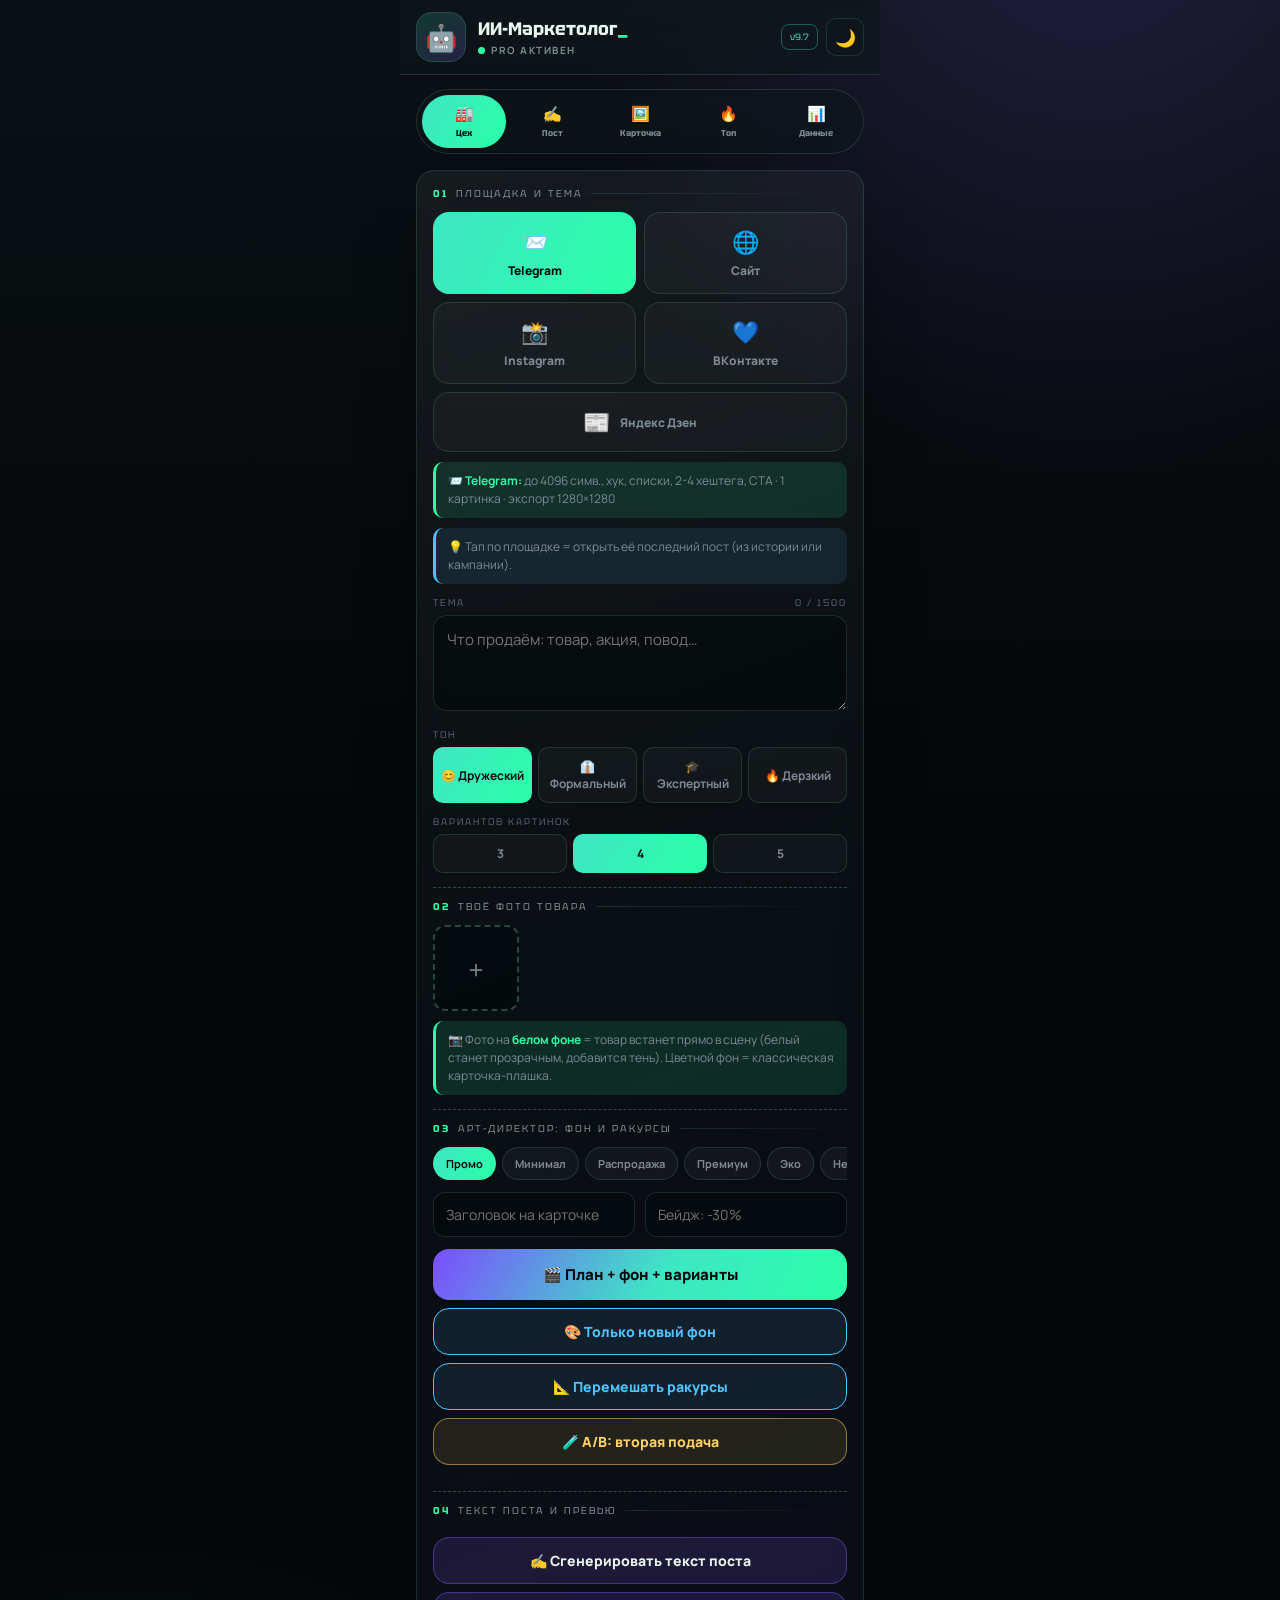
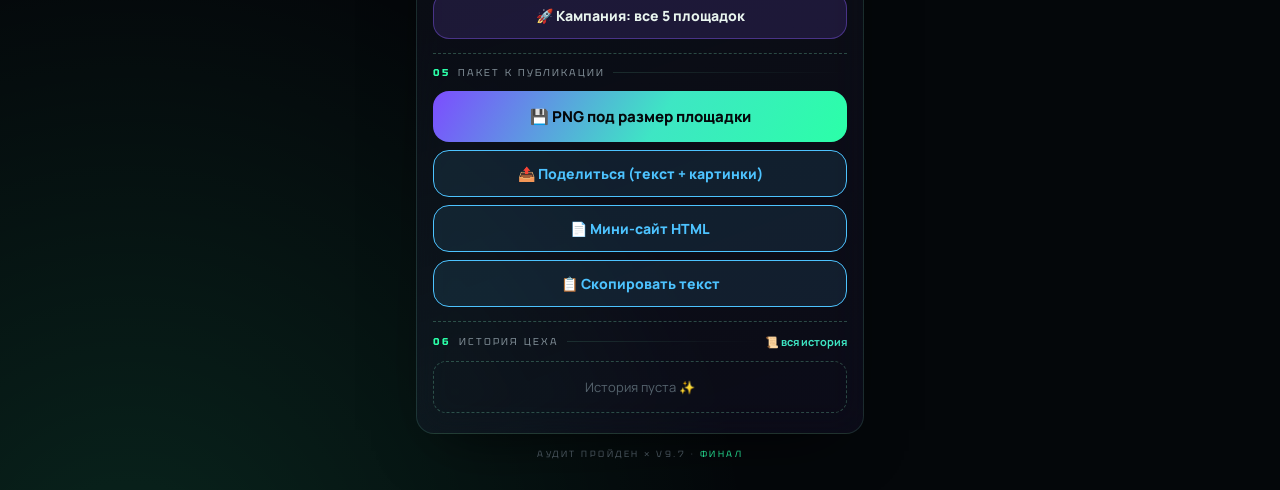
<file: index.html>
<!DOCTYPE html>
<html lang="ru" data-theme="dark">
<head>
<meta charset="UTF-8">
<meta name="viewport" content="width=device-width, initial-scale=1, viewport-fit=cover">
<meta name="theme-color" content="#04070a">
<title>ИИ-Маркетолог PRO v9.7</title>
<link rel="preconnect" href="https://fonts.googleapis.com">
<link href="https://fonts.googleapis.com/css2?family=Manrope:wght@400;600;700;800&family=Tektur:wght@500;700;800&display=swap" rel="stylesheet">
<style>
@property --ang{syntax:'<angle>';initial-value:0deg;inherits:false}
:root{--body:'Manrope',sans-serif;--disp:'Tektur',sans-serif;--ease:cubic-bezier(.22,1,.36,1)}
[data-theme=dark]{--bg0:#04070a;--bg1:#0a1014;--ink:#e9f5ef;--muted:#7e8b94;--faint:#55636d;--neon:#2bffa8;--neon-dim:rgba(43,255,168,.12);--vio:#8b5cff;--vio-dim:rgba(139,92,255,.15);--teal:#3ee6c4;--gold:#ffd166;--line:rgba(140,255,205,.13);--line2:rgba(140,255,205,.25);--glass:rgba(14,22,26,.6);--glass2:rgba(14,22,26,.85);--danger:#ff5c7a;--danger-dim:rgba(255,92,122,.1);--warn:#ffb84d;--warn-dim:rgba(255,184,77,.1);--info:#4dc3ff;--info-dim:rgba(77,195,255,.1);--card:linear-gradient(160deg,rgba(255,255,255,.055),rgba(14,22,26,.55) 45%,rgba(139,92,255,.06));--inp:rgba(3,9,11,.6);--sh:0 24px 60px -28px rgba(0,0,0,.8)}
[data-theme=light]{--bg0:#f5f7fa;--bg1:#eef1f5;--ink:#1a2332;--muted:#5a6b7b;--faint:#8494a5;--neon:#00b377;--neon-dim:rgba(0,179,119,.12);--vio:#6d4aff;--vio-dim:rgba(109,74,255,.12);--teal:#00b8a3;--gold:#c99300;--line:rgba(0,0,0,.08);--line2:rgba(0,0,0,.15);--glass:rgba(255,255,255,.7);--glass2:rgba(255,255,255,.9);--danger:#e63956;--danger-dim:rgba(230,57,86,.1);--warn:#e69500;--warn-dim:rgba(230,149,0,.1);--info:#0077cc;--info-dim:rgba(0,119,204,.1);--card:linear-gradient(160deg,rgba(255,255,255,.9),rgba(255,255,255,.7) 45%,rgba(109,74,255,.03));--inp:rgba(255,255,255,.85);--sh:0 24px 60px -28px rgba(0,0,0,.15)}
*{margin:0;padding:0;box-sizing:border-box}[hidden]{display:none!important}
html{overscroll-behavior-y:none}
body{font-family:var(--body);color:var(--ink);background:radial-gradient(60% 40% at 85% -5%,rgba(139,92,255,.18),transparent 70%),radial-gradient(70% 45% at 10% 105%,rgba(43,255,168,.12),transparent 70%),linear-gradient(180deg,var(--bg1),var(--bg0) 40%);min-height:100vh;overflow-x:hidden}
button,input,select,textarea{font:inherit;color:inherit}
.app{max-width:480px;margin:0 auto;padding:0 16px 30px}
.head{position:sticky;top:0;z-index:30;display:flex;align-items:center;gap:12px;margin:0 -16px 14px;padding:12px 16px;background:linear-gradient(180deg,var(--glass2),var(--glass));backdrop-filter:blur(16px);border-bottom:1px solid var(--line)}
.tile{width:50px;height:50px;display:grid;place-items:center;font-size:26px;border-radius:16px;background:linear-gradient(150deg,rgba(43,255,168,.16),rgba(139,92,255,.2));border:1px solid var(--line)}
h1{font-family:var(--disp);font-size:18px}h1 i{color:var(--neon);font-style:normal}
.st{display:flex;gap:6px;align-items:center;margin-top:3px;font-size:10px;font-weight:700;letter-spacing:1.5px;text-transform:uppercase;color:var(--muted)}
.st i{width:7px;height:7px;border-radius:50%;background:var(--neon)}.st i.off{background:var(--danger)}
.ha{margin-left:auto;display:flex;gap:8px;align-items:center}
.chip-v{font-family:var(--disp);font-size:9px;color:var(--teal);border:1px solid rgba(62,230,196,.35);padding:6px 8px;border-radius:8px}
.tgl{width:38px;height:38px;border:1px solid var(--line);background:var(--glass);border-radius:10px;cursor:pointer;font-size:17px}
.tabs{display:grid;grid-template-columns:repeat(5,1fr);gap:4px;padding:5px;margin-bottom:16px;border-radius:999px;background:var(--glass);border:1px solid var(--line)}
.tb{display:flex;flex-direction:column;align-items:center;gap:3px;padding:9px 2px;font-family:var(--disp);font-size:8.5px;font-weight:700;color:var(--muted);background:none;border:none;border-radius:999px;cursor:pointer}
.tb i{font-size:15px;font-style:normal}.tb.on{color:var(--bg0);background:linear-gradient(120deg,var(--teal),var(--neon))}
.view{animation:vin .4s var(--ease)}.view[hidden]{display:none}
.card{border-radius:18px;margin-bottom:14px;background:var(--card);border:1px solid var(--line);backdrop-filter:blur(18px);box-shadow:var(--sh);padding:16px;position:relative}
.tag{display:flex;gap:8px;align-items:center;margin-bottom:12px;font-family:var(--disp);font-size:10px;letter-spacing:2px;text-transform:uppercase;color:var(--muted)}
.tag b{color:var(--neon)}.tag u{flex:1;height:1px;background:linear-gradient(90deg,var(--line),transparent);text-decoration:none}
.tag button{font-family:var(--body);font-size:11px;font-weight:700;color:var(--teal);background:none;border:none;cursor:pointer}
.lbl{display:flex;justify-content:space-between;margin:12px 0 6px;font-family:var(--disp);font-size:9.5px;letter-spacing:2px;text-transform:uppercase;color:var(--faint)}
textarea{width:100%;min-height:96px;resize:vertical;padding:13px;border-radius:14px;font-size:15px;background:var(--inp);border:1px solid var(--line);color:var(--ink)}
textarea:focus{outline:none;border-color:var(--neon)}textarea.err{border-color:var(--danger);animation:shk .4s}
.sw{position:relative}select{width:100%;appearance:none;padding:13px 40px 13px 13px;border-radius:14px;font-size:15px;font-weight:600;background:var(--inp);border:1px solid var(--line);color:var(--ink)}
select option{background:var(--bg1)}.sw:after{content:'';position:absolute;right:16px;top:50%;width:8px;height:8px;border-right:2px solid var(--neon);border-bottom:2px solid var(--neon);transform:translateY(-70%) rotate(45deg);pointer-events:none}
input[type=text],input[type=password]{width:100%;padding:12px;border-radius:12px;border:1px solid var(--line);background:var(--inp);color:var(--ink);font-size:14px}
input[type=text]:focus{outline:none;border-color:var(--neon)}
.ob{display:flex;gap:6px;flex-wrap:wrap}.ob button{flex:1;min-width:56px;padding:10px 6px;font-size:12px;font-weight:700;color:var(--muted);background:rgba(255,255,255,.03);border:1px solid var(--line);border-radius:10px;cursor:pointer}
.ob button.on{color:var(--bg0);background:linear-gradient(120deg,var(--teal),var(--neon));border-color:transparent}
.fmtgrid{display:grid;grid-template-columns:repeat(2,1fr);gap:8px;margin-top:6px}
.fmtbtn{position:relative;display:flex;flex-direction:column;align-items:center;gap:5px;padding:14px 8px;border-radius:16px;border:1px solid var(--line);background:rgba(255,255,255,.03);color:var(--muted);font-weight:800;font-size:12px;cursor:pointer;transition:transform .15s var(--ease),background .2s}
.fmtbtn:active{transform:scale(.96)}
.fmtbtn i{font-size:22px;font-style:normal}
.fmtbtn.on{color:var(--bg0);background:linear-gradient(120deg,var(--teal),var(--neon));border-color:transparent}
.fmtbtn.wide{grid-column:1/-1;flex-direction:row;justify-content:center;gap:10px}
.fmtbtn .bdg{position:absolute;top:7px;right:8px;font-size:9px;font-weight:800;background:var(--neon);color:var(--bg0);border-radius:999px;padding:2px 6px}
.fmtbtn.on .bdg{background:var(--bg0);color:var(--neon)}
.hint{margin-top:10px;padding:10px 12px;border-radius:10px;background:var(--neon-dim);border-left:3px solid var(--neon);font-size:12px;color:var(--muted);line-height:1.5}
.hint b{color:var(--neon)}
.cta{position:relative;display:flex;align-items:center;justify-content:center;gap:8px;width:100%;padding:15px;border:none;border-radius:16px;font-size:15px;font-weight:800;color:var(--bg0);cursor:pointer;background:linear-gradient(120deg,#7c4dff,var(--teal) 55%,var(--neon));margin-top:12px;overflow:hidden}
.cta:after{content:'';position:absolute;top:0;left:-70%;width:40%;height:100%;background:linear-gradient(100deg,transparent,rgba(255,255,255,.4),transparent);transform:skewX(-20deg);animation:sheen 3.5s infinite}
.cta:disabled{opacity:.6;cursor:progress}.cta:disabled:after{animation:none}
.cta2{width:100%;padding:13px;margin-top:8px;border-radius:16px;border:1px solid rgba(139,92,255,.4);background:var(--vio-dim);color:var(--ink);font-weight:800;font-size:14px;cursor:pointer}
.cta2.busy{animation:gradPulse 1.4s ease-in-out infinite;border-color:var(--vio)}
.cta3{width:100%;padding:13px;margin-top:8px;border-radius:16px;border:1px solid var(--info);background:var(--info-dim);color:var(--info);font-weight:800;font-size:14px;cursor:pointer}
.cta4{width:100%;padding:13px;margin-top:8px;border-radius:16px;border:1px solid rgba(255,209,102,.5);background:rgba(255,209,102,.1);color:var(--gold);font-weight:800;font-size:14px;cursor:pointer}
.bar{display:flex;align-items:center;gap:8px;padding:10px 12px;border-bottom:1px solid var(--line);background:rgba(3,9,11,.3);border-radius:18px 18px 0 0;margin:-16px -16px 14px}
.lights{display:flex;gap:5px}.lights i{width:9px;height:9px;border-radius:50%;opacity:.6}.lights i:nth-child(1){background:var(--vio)}.lights i:nth-child(2){background:var(--teal)}.lights i:nth-child(3){background:var(--neon)}
.fn{font-family:var(--disp);font-size:10px;color:var(--faint)}
.ba{margin-left:auto;display:flex;gap:6px}
.bb{display:inline-flex;gap:5px;align-items:center;font-size:11px;font-weight:700;color:var(--muted);background:rgba(255,255,255,.05);border:1px solid var(--line);border-radius:999px;padding:7px 11px;cursor:pointer;text-decoration:none}
.bb:disabled{opacity:.4;cursor:not-allowed}.bb.done{color:var(--neon);border-color:var(--neon)}
.rt{display:flex;gap:6px;margin-bottom:12px}.rt button{flex:1;padding:9px;font-size:12px;font-weight:700;color:var(--muted);background:rgba(255,255,255,.03);border:1px solid var(--line);border-radius:10px;cursor:pointer}
.rt button.on{color:var(--neon);background:var(--neon-dim);border-color:var(--neon)}
.out{font-size:15px;line-height:1.75;white-space:pre-wrap}
.empty{padding:26px 16px;text-align:center;border:1px dashed var(--line2);border-radius:13px;color:var(--faint);font-size:13px}
.ld{padding:24px;text-align:center}.ld .sp{width:32px;height:32px;margin:0 auto 12px;border-radius:50%;border:3px solid rgba(139,92,255,.3);border-top-color:var(--neon);animation:spin .8s linear infinite}
.ld p{font-size:13px;color:var(--muted)}
.meta{display:flex;flex-wrap:wrap;gap:7px;margin-top:14px;padding-top:12px;border-top:1px dashed var(--line2);font-size:11px;font-weight:600;color:var(--faint)}
.meta b{color:var(--muted)}
.schips{display:flex;gap:7px;flex-wrap:wrap;margin-top:8px}
.sc{padding:6px 10px;border-radius:8px;background:rgba(255,255,255,.04);border:1px solid var(--line);font-size:11px;color:var(--muted)}
.sc b{color:var(--neon)}
.sc.wait{animation:chipPulse 1.2s ease-in-out infinite;border-color:var(--info);color:var(--info)}
.sc.doneA{animation:pop .35s var(--ease);border-color:rgba(43,255,168,.5);color:var(--neon)}
.sc.failA{animation:shk .4s;border-color:rgba(255,92,122,.5);color:var(--danger)}
.sc.btn{cursor:pointer;border:1px solid var(--line2);background:rgba(255,255,255,.05);color:var(--muted);font-weight:700}
.sc.btn.on{color:var(--bg0);background:linear-gradient(120deg,var(--teal),var(--neon));border-color:transparent}
.cprog{height:6px;border-radius:3px;background:var(--inp);border:1px solid var(--line);overflow:hidden;margin-top:10px}
.cprog i{display:block;height:100%;width:0;background:linear-gradient(90deg,var(--vio),var(--neon));transition:width .5s var(--ease)}
.ebox{margin-top:12px;padding:13px;border-radius:12px;background:var(--danger-dim);border:1px solid rgba(255,92,122,.35);color:#ffb7c3;font-size:13px;line-height:1.5}
.ebox .ea{display:flex;gap:8px;margin-top:10px}.ebox .ea button{flex:1;padding:10px;border-radius:10px;border:1px solid var(--line);background:var(--inp);font-weight:700;font-size:13px;cursor:pointer;color:var(--ink)}
.ebox .ea .p{background:var(--neon);color:var(--bg0);border-color:var(--neon)}
.mgrid{display:grid;grid-template-columns:1fr 1fr;gap:8px;margin-top:12px}
.mcell{position:relative;border-radius:12px;overflow:hidden;border:1px solid var(--line);background:var(--inp);aspect-ratio:1}
.mcell img{width:100%;height:100%;object-fit:cover;display:block}
.mcell .mb{position:absolute;right:6px;bottom:6px;display:flex;gap:4px}
.mcell .mb button{width:30px;height:30px;border:none;border-radius:8px;background:rgba(0,0,0,.65);color:#fff;cursor:pointer;font-size:13px}
.tplrow{display:flex;gap:6px;overflow-x:auto;scrollbar-width:none;margin-top:8px;padding-bottom:2px}
.tplrow::-webkit-scrollbar{display:none}
.tpl{flex:none;padding:8px 12px;border-radius:999px;border:1px solid var(--line);background:rgba(255,255,255,.04);font-size:11px;font-weight:700;color:var(--muted);cursor:pointer}
.tpl.on{color:var(--bg0);background:linear-gradient(120deg,var(--teal),var(--neon));border-color:transparent}
.wsec{border-top:1px dashed var(--line2);margin-top:14px;padding-top:12px}
.pstrip{display:flex;gap:8px;overflow-x:auto;scrollbar-width:none;margin-top:8px}
.pstrip::-webkit-scrollbar{display:none}
.pstrip .pc{flex:none;width:86px;height:86px;border-radius:12px;overflow:hidden;position:relative;border:1px solid var(--line)}
.pstrip .pc img{width:100%;height:100%;object-fit:cover}
.pstrip .pc button{position:absolute;top:3px;right:3px;width:22px;height:22px;border:none;border-radius:6px;background:rgba(0,0,0,.7);color:#fff;font-size:10px;cursor:pointer}
.pstrip .add{flex:none;width:86px;height:86px;border-radius:12px;border:2px dashed var(--line2);display:grid;place-items:center;font-size:24px;color:var(--muted);cursor:pointer;background:var(--inp)}
.hero{border-radius:22px;padding:2px;background:conic-gradient(from var(--ang),var(--vio),var(--neon),var(--gold),var(--vio));animation:rot 6s linear infinite;margin-bottom:14px}
.hero-in{border-radius:20px;background:var(--glass2);backdrop-filter:blur(20px);padding:18px 16px}
.hero-h{display:flex;align-items:center;gap:10px}
.hero-h .fl{font-size:24px;animation:flame 1.6s ease-in-out infinite}
.hero-h h2{font-family:var(--disp);font-size:15px}
.week-chip{margin-left:auto;font-size:10px;font-weight:800;color:var(--gold);border:1px solid rgba(255,209,102,.4);background:rgba(255,209,102,.08);padding:6px 9px;border-radius:999px;white-space:nowrap}
.hero-sub{font-size:11px;color:var(--muted);margin:4px 0 12px}
.trow{display:flex;align-items:center;gap:10px;padding:11px 10px;border-radius:14px;background:rgba(255,255,255,.03);border:1px solid var(--line);margin-top:8px;animation:rin .5s var(--ease) backwards}
.rk{flex:none;width:30px;height:30px;border-radius:9px;display:grid;place-items:center;font-family:var(--disp);font-size:13px;font-weight:800;background:rgba(255,255,255,.06);color:var(--muted)}
.rk.m0{background:linear-gradient(135deg,#ffd166,#ff9f1c);color:#3a2500}.rk.m1{background:linear-gradient(135deg,#e5e9f0,#a8b3c5);color:#222}.rk.m2{background:linear-gradient(135deg,#e8a87c,#b06e3b);color:#2b1500}
.tinfo{flex:1;min-width:0}.tinfo b{display:block;font-size:13px;white-space:nowrap;overflow:hidden;text-overflow:ellipsis}.tinfo span{font-size:11px;color:var(--muted)}
.bars{display:inline-flex;align-items:flex-end;gap:3px;height:34px;width:62px;flex:none}
.bars i{flex:1;background:linear-gradient(180deg,var(--neon),var(--teal));border-radius:3px;opacity:.9;transition:height .7s var(--ease)}
.bars.big{height:110px;width:100%;gap:6px}.bars.big i{border-radius:6px}
.trnd{flex:none;font-size:11px;font-weight:800;padding:5px 8px;border-radius:999px}
.trnd.up{color:var(--neon);background:var(--neon-dim)}.trnd.dn{color:var(--danger);background:var(--danger-dim)}
.dlabels{display:flex;gap:6px;margin-top:6px}.dlabels span{flex:1;text-align:center;font-size:10px;color:var(--faint)}
.scard{margin-top:14px;padding:14px;border-radius:16px;background:var(--inp);border:1px solid var(--line)}
.scard h3{font-size:13px;font-weight:800;margin-bottom:8px}
.posbadge{display:inline-grid;place-items:center;min-width:46px;height:46px;border-radius:12px;background:linear-gradient(135deg,var(--vio),var(--neon));color:var(--bg0);font-family:var(--disp);font-weight:800;font-size:16px}
.hteaser{display:flex;gap:8px;overflow-x:auto;padding-bottom:4px;scrollbar-width:none}
.hteaser::-webkit-scrollbar{display:none}
.ht{flex:none;width:150px;padding:11px;border-radius:14px;background:rgba(255,255,255,.04);border:1px solid var(--line);cursor:pointer}
.ht .i{font-size:20px}
.ht .t{font-size:11.5px;font-weight:600;color:var(--muted);margin-top:5px;display:-webkit-box;-webkit-line-clamp:2;-webkit-box-orient:vertical;overflow:hidden}
.ht .d{font-size:9px;color:var(--faint);margin-top:5px}
.hl{display:flex;flex-direction:column;gap:9px;max-height:360px;overflow-y:auto;overscroll-behavior:contain;padding-right:4px;scrollbar-width:thin;margin-top:10px}
.hl::-webkit-scrollbar{width:6px}.hl::-webkit-scrollbar-thumb{background:var(--line2);border-radius:3px}
.hi{padding:13px;border-radius:12px;background:rgba(255,255,255,.03);border:1px solid var(--line);cursor:pointer;position:relative;flex:none}
.hi .h1{display:flex;justify-content:space-between;font-size:12px;font-weight:700;color:var(--neon);margin-bottom:5px}
.hi .h1 span{color:var(--faint);font-weight:500;font-size:10px}
.hi .h2{font-size:13px;color:var(--muted);display:-webkit-box;-webkit-line-clamp:2;-webkit-box-orient:vertical;overflow:hidden}
.hi .hd{position:absolute;top:9px;right:9px;width:22px;height:22px;border:none;border-radius:6px;background:var(--danger-dim);color:var(--danger);cursor:pointer;font-size:11px}
.drops{display:grid;grid-template-columns:1fr 1fr;gap:10px}
.dz{position:relative;border:2px dashed var(--line2);border-radius:14px;background:var(--inp);padding:16px 8px;text-align:center;cursor:pointer}
.dz.has{padding:0;border-style:solid;border-color:rgba(43,255,168,.5)}
.dz .di{font-size:28px}.dz .dt{font-size:12px;font-weight:700;color:var(--muted);margin-top:5px}.dz .dh{font-size:10px;color:var(--faint)}
.dz img{width:100%;height:105px;object-fit:cover;border-radius:12px;display:block}
.dz .rm{position:absolute;top:5px;right:5px;width:26px;height:26px;border:none;border-radius:50%;background:rgba(0,0,0,.7);color:#fff;cursor:pointer}
.dz input{display:none}
.row{display:flex;gap:10px;align-items:center;margin-top:10px}.row label{flex:none;width:84px;font-size:11px;color:var(--muted)}
input[type=range]{flex:1;accent-color:var(--neon)}
canvas#cv{width:100%;aspect-ratio:1;border-radius:14px;border:1px solid var(--line);background:#0a1014;display:block;margin-top:12px}
.dash{display:grid;grid-template-columns:1fr 1fr;gap:10px}
.dc{padding:14px;border-radius:14px;background:var(--inp);border:1px solid var(--line)}
.dc .v{font-family:var(--disp);font-size:22px;font-weight:800;color:var(--neon)}
.dc .l{font-size:10px;color:var(--faint);text-transform:uppercase;letter-spacing:.5px;margin-top:3px}
.da{display:flex;flex-direction:column;gap:9px}
.db{display:flex;gap:12px;align-items:center;padding:13px;border-radius:12px;background:var(--inp);border:1px solid var(--line);cursor:pointer;font-size:14px;font-weight:700;text-align:left;color:var(--ink)}
.db.danger{color:var(--danger)}
.tr2{display:flex;gap:10px;align-items:center;padding:10px 12px;border-radius:10px;background:var(--inp);border:1px solid var(--line);font-size:13px;font-weight:600;margin-top:6px}
.tr2.pass{border-color:rgba(43,255,168,.3)}.tr2.fail{border-color:rgba(255,92,122,.4)}
.tr2 .ts{margin-left:auto;font-weight:800;font-size:12px}.tr2.pass .ts{color:var(--neon)}.tr2.fail .ts{color:var(--danger)}
.ti{display:flex;gap:10px;align-items:center;padding:11px;border-radius:10px;background:var(--inp);border:1px solid var(--line);margin-top:8px}
.ti span{flex:1;font-size:13px}.ti button{background:none;border:none;cursor:pointer;font-size:14px;width:26px;height:26px;border-radius:8px}
.pv{padding:13px;border-radius:12px;background:var(--inp);border:1px solid var(--line)}
.pv-tg div{background:#1c92d2;color:#fff;border-radius:12px 12px 12px 4px;padding:11px;font-size:14px;line-height:1.5}
.pv-vk{background:#22262e;border-radius:12px;padding:12px;color:#e1e3e6;font-size:14px;line-height:1.5}
.pv-in .ph{height:140px;background:linear-gradient(135deg,var(--vio),#ff4dc4,var(--teal));display:grid;place-items:center;font-size:34px;border-radius:12px 12px 0 0}
.pv-in .cp{padding:10px 12px;font-size:13px;line-height:1.5}
.pv-st p{line-height:1.6;font-size:14px}
.pv-dz{background:#fff;color:#222;border-radius:12px;padding:14px}.pv-dz h4{font-size:16px;margin-bottom:8px}.pv-dz p{font-size:13px;line-height:1.6;color:#333}
.pv .carr{display:flex;gap:6px;overflow-x:auto;scrollbar-width:none;margin-bottom:10px}.pv .carr::-webkit-scrollbar{display:none}
.pv .carr img{flex:none;width:110px;height:110px;object-fit:cover;border-radius:10px;border:1px solid var(--line)}
.foot{text-align:center;font-family:var(--disp);font-size:9px;letter-spacing:2.5px;text-transform:uppercase;color:var(--faint);margin-top:6px}
.foot em{font-style:normal;color:var(--neon)}
#toast{position:fixed;bottom:22px;left:50%;transform:translateX(-50%) translateY(90px);background:var(--glass2);border:1px solid var(--line);padding:12px 18px;border-radius:12px;font-size:13px;font-weight:700;opacity:0;transition:.3s var(--ease);z-index:100;max-width:90%;text-align:center;backdrop-filter:blur(10px)}
#toast.show{transform:translateX(-50%);opacity:1}
#toast.ok{border-color:var(--neon);color:var(--neon)}#toast.err{border-color:rgba(255,92,122,.5);color:#ffb7c3}#toast.warn{border-color:rgba(255,184,77,.5);color:var(--warn)}#toast.info{border-color:rgba(77,195,255,.5);color:var(--info)}
.mo{position:fixed;inset:0;background:rgba(0,0,0,.7);backdrop-filter:blur(6px);z-index:200;display:flex;align-items:center;justify-content:center;padding:20px;opacity:0;visibility:hidden;transition:.2s}
.mo.on{opacity:1;visibility:visible}
.md{background:var(--bg1);border:1px solid var(--line);border-radius:20px;padding:22px;max-width:320px;width:100%}
.md h3{font-size:16px;margin-bottom:10px}.md p{font-size:14px;color:var(--muted);margin-bottom:18px;line-height:1.5}
.md .ma{display:flex;gap:10px}.md .ma button{flex:1;padding:12px;border-radius:10px;font-weight:700;cursor:pointer;border:1px solid var(--line);background:none;color:var(--ink)}
.md .ma .c{background:var(--danger);border-color:var(--danger);color:#fff}
@keyframes spin{to{transform:rotate(360deg)}}@keyframes vin{from{opacity:0;transform:translateY(16px)}}@keyframes rin{from{opacity:0;transform:translateX(-14px)}}@keyframes shk{20%,60%{transform:translateX(-5px)}40%,80%{transform:translateX(5px)}}@keyframes sheen{0%,55%{left:-70%}100%{left:130%}}@keyframes rot{to{--ang:360deg}}@keyframes flame{0%,100%{transform:scale(1)}50%{transform:scale(1.15) rotate(-4deg)}}@keyframes chipPulse{0%,100%{transform:scale(1);opacity:.8}50%{transform:scale(1.06);opacity:1}}@keyframes pop{0%{transform:scale(.7)}60%{transform:scale(1.12)}100%{transform:scale(1)}}@keyframes gradPulse{0%,100%{filter:brightness(1)}50%{filter:brightness(1.4)}}
@media(max-width:360px){.tb span{display:none}}
</style>
</head>
<body>
<main class="app">
<header class="head">
  <div class="tile">🤖</div>
  <div><h1>ИИ-Маркетолог<i>_</i></h1><p class="st"><i id="led"></i><span id="stx">PRO активен</span></p></div>
  <div class="ha"><span class="chip-v">v9.7</span><button class="tgl" id="theme">🌙</button></div>
</header>

<nav class="tabs">
  <button class="tb on" data-t="shop"><i>🏭</i><span>Цех</span></button>
  <button class="tb" data-t="gen"><i>✍️</i><span>Пост</span></button>
  <button class="tb" data-t="card"><i>🖼️</i><span>Карточка</span></button>
  <button class="tb" data-t="week"><i>🔥</i><span>Топ</span></button>
  <button class="tb" data-t="data"><i>📊</i><span>Данные</span></button>
</nav>

<section class="view" id="v-shop">
  <div class="card">
    <div class="tag"><b>01</b> площадка и тема <u></u></div>
    <div class="fmtgrid" id="wFmtGrid"></div>
    <div class="hint" id="wRuleHint"></div>
    <div class="hint" style="background:var(--info-dim);border-color:var(--info)">💡 Тап по площадке = открыть её последний пост (из истории или кампании).</div>
    <label class="lbl">Тема <span id="wCnt">0 / 1500</span></label>
    <textarea id="wTopic" maxlength="1500" placeholder="Что продаём: товар, акция, повод…"></textarea>
    <label class="lbl">Тон</label>
    <div class="ob" id="wTones"><button class="on" data-v="friendly">😊 Дружеский</button><button data-v="formal">👔 Формальный</button><button data-v="expert">🎓 Экспертный</button><button data-v="bold">🔥 Дерзкий</button></div>
    <label class="lbl">Вариантов картинок</label>
    <div class="ob" id="wCount"><button data-n="3">3</button><button class="on" data-n="4">4</button><button data-n="5">5</button></div>

    <div class="wsec">
      <div class="tag"><b>02</b> твоё фото товара <u></u></div>
      <div class="pstrip" id="wPhotos"><div class="add" id="wAdd">＋</div></div>
      <input type="file" id="wFile" accept="image/*" multiple hidden>
      <div class="hint">📷 Фото на <b>белом фоне</b> = товар встанет прямо в сцену (белый станет прозрачным, добавится тень). Цветной фон = классическая карточка-плашка.</div>
    </div>

    <div class="wsec">
      <div class="tag"><b>03</b> арт-директор: фон и ракурсы <u></u></div>
      <div class="tplrow" id="wTplRow"></div>
      <div class="row" style="align-items:stretch"><input type="text" id="wHead" maxlength="26" placeholder="Заголовок на карточке"><input type="text" id="wBadge" maxlength="7" placeholder="Бейдж: -30%"></div>
      <button class="cta" id="wPlanBtn">🎬 План + фон + варианты</button>
      <button class="cta3" id="wBgBtn">🎨 Только новый фон</button>
      <button class="cta3" id="wShufBtn">📐 Перемешать ракурсы</button>
      <button class="cta4" id="wAbBtn">🧪 A/B: вторая подача</button>
      <div class="ld" id="wLd" hidden><div class="sp"></div><p id="wLdT">Считаю композицию…</p></div>
      <div class="mgrid" id="wGrid"></div>
      <div class="schips" id="wSetChip" hidden></div>
    </div>

    <div class="wsec">
      <div class="tag"><b>04</b> текст поста и превью <u></u></div>
      <button class="cta2" id="wTextBtn">✍️ Сгенерировать текст поста</button>
      <button class="cta2" id="wCampBtn">🚀 Кампания: все 5 площадок</button>
      <div class="schips" id="wCampBox" hidden></div>
      <div class="cprog" id="wCampProg" hidden><i></i></div>
      <div class="schips" id="wCampChips" hidden></div>
      <textarea id="wTextEdit" hidden placeholder="Здесь можно поправить текст перед публикацией…"></textarea>
      <div class="pv" id="wPrev" hidden></div>
    </div>

    <div class="wsec">
      <div class="tag"><b>05</b> пакет к публикации <u></u></div>
      <button class="cta" id="wDlPng">💾 PNG под размер площадки</button>
      <button class="cta3" id="wShare">📤 Поделиться (текст + картинки)</button>
      <button class="cta3" id="wDlSite">📄 Мини-сайт HTML</button>
      <button class="cta3" id="wCpTxt">📋 Скопировать текст</button>
    </div>

    <div class="wsec">
      <div class="tag"><b>06</b> история цеха <u></u><button id="wHistMore">📜 вся история</button></div>
      <div class="hteaser" id="wHistTeaser"></div>
    </div>
  </div>
</section>

<section class="view" id="v-gen" hidden>
  <div class="card">
    <div class="tag"><b>01</b> тема и площадка <u></u></div>
    <label class="lbl">Тема <span id="cnt">0 / 1500</span></label>
    <textarea id="topic" maxlength="1500" placeholder="Например: открытие кофейни, скидки на маникюр…"></textarea>
    <label class="lbl">Площадка — нажми, чтобы открыть готовый текст</label>
    <div class="fmtgrid" id="fmtGrid"></div>
    <div class="hint" id="ruleHint"></div>
    <label class="lbl">Тон</label>
    <div class="ob" id="tones"><button class="on" data-v="friendly">😊 Дружеский</button><button data-v="formal">👔 Формальный</button><button data-v="expert">🎓 Экспертный</button><button data-v="bold">🔥 Дерзкий</button></div>
    <label class="lbl">Длина</label>
    <div class="ob" id="lens"><button data-v="short">Коротко</button><button class="on" data-v="medium">Средне</button><button data-v="long">Развёрнуто</button></div>
    <button class="cta" id="go">✨ Сгенерировать</button>
    <button class="cta3" id="go2">⚡ 2 варианта (A/B)</button>
    <button class="cta2" id="goAll">🚀 Кампания: все 5 площадок</button>
  </div>

  <div class="card" id="rc" style="padding:0 16px 16px">
    <div class="bar"><span class="lights"><i></i><i></i><i></i></span><span class="fn" id="fn">post.txt</span>
      <span class="ba"><button class="bb" id="undo" hidden>↩</button><button class="bb" id="star" hidden>★</button><button class="bb" id="dl" disabled>💾</button><button class="bb" id="cp" disabled>📋</button></span></div>
    <div class="rt" id="vtabs" hidden><button class="on" data-v="0">Вариант A</button><button data-v="1">Вариант B</button></div>
    <div class="rt" id="rtabs" hidden><button class="on" data-r="t">📝 Текст</button><button data-r="p">👁 Превью</button><button data-r="a">📊 Анализ</button></div>
    <div class="empty" id="empty">Выбери площадку и нажми «Сгенерировать»…</div>
    <div class="ld" id="ld" hidden><div class="sp"></div><p id="ldt">Читаю правила площадки…</p></div>
    <div id="pt"><div class="out" id="out" hidden></div></div>
    <div id="pp" hidden><div class="pv" id="pvb"></div></div>
    <div id="pa" hidden><div class="pv" id="pab"></div></div>
    <div class="ebox" id="gerr" hidden></div>
    <div class="meta" id="meta" hidden></div>
    <div class="schips" id="sch" hidden></div>
  </div>

  <div class="card">
    <div class="tag"><b>03</b> последние генерации <u></u><button id="expH">📥 Экспорт</button></div>
    <div class="hteaser" id="histTeaser"></div>
    <div class="hl" id="hist" hidden></div>
    <button class="cta3" id="histToggle" style="margin-top:10px">📜 Вся история (0)</button>
  </div>
</section>

<section class="view" id="v-card" hidden>
  <div class="card">
    <div class="tag"><b>04</b> фото товара + дизайн <u></u></div>
    <div class="drops">
      <div class="dz" id="dzP"><div class="di">📷</div><div class="dt">Фото товара</div><div class="dh">реальное фото</div><input type="file" id="fP" accept="image/*"></div>
      <div class="dz" id="dzD"><div class="di">🎨</div><div class="dt">Дизайн / фон</div><div class="dh">необязательно</div><input type="file" id="fD" accept="image/*"></div>
    </div>
    <div class="hint">💡 Товар = твоё <b>реальное фото</b>. Фон = твой дизайн или нейросеть.</div>
    <button class="cta3" id="bgBtn">🎨 Сгенерировать фон через ИИ</button>
    <div class="ld" id="bgLd" hidden><div class="sp"></div><p>Рисую фон…</p></div>
  </div>
  <div class="card">
    <div class="tag"><b>05</b> сборка карточки <u></u></div>
    <div class="ob" id="lays"><button class="on" data-l="sq">⬛ Квадрат</button><button data-l="ci">⭕ Круг</button><button data-l="sp">◧ Дизайн слева</button></div>
    <div class="row"><label>Размер</label><input type="range" id="rS" min="30" max="95" value="70"></div>
    <div class="row"><label>Скругление</label><input type="range" id="rR" min="0" max="180" value="36"></div>
    <div class="row"><label>Сдвиг</label><input type="range" id="rO" min="-250" max="250" value="-60"></div>
    <div class="row" style="align-items:stretch"><input type="text" id="tT" placeholder="Название"><input type="text" id="tP" placeholder="Цена"></div>
    <div class="row" style="align-items:stretch"><input type="text" id="tB" placeholder="Бейдж: -30%"><div class="sw"><select id="tPan"><option value="dark">Тёмная панель</option><option value="light">Светлая</option><option value="none">Без панели</option></select></div></div>
    <canvas id="cv" width="1080" height="1080"></canvas>
    <button class="cta" id="dlCv">💾 Скачать карточку PNG</button>
  </div>
</section>

<section class="view" id="v-week" hidden>
  <div class="hero"><div class="hero-in">
    <div class="hero-h"><span class="fl">🔥</span><h2>Топ-10 товаров за неделю</h2><span class="week-chip" id="wrange">—</span></div>
    <div class="hero-sub">AI-оценка динамики поисковых запросов маркетплейсов за 5 дней</div>
    <input type="text" id="wcat" placeholder="Категория: кроссовки, наушники, кофе…">
    <button class="cta" id="wgo">📈 Построить топ-10 недели</button>
    <div class="ld" id="wld" hidden><div class="sp"></div><p id="wldt">Считаю запросы за 5 дней…</p></div>
    <div id="wlist"></div>
    <div class="ebox" id="werr" hidden></div>
    <div class="scard">
      <h3>🔎 Проверить товар по запросам за 5 дней</h3>
      <input type="text" id="wq" placeholder="Например: кроссовки Nike Air Max 90">
      <button class="cta3" id="wqgo">Проверить динамику</button>
      <div class="ld" id="wqld" hidden><div class="sp"></div><p>Анализирую запросы…</p></div>
      <div id="wres"></div>
    </div>
  </div></div>
</section>

<section class="view" id="v-data" hidden>
  <div class="card">
    <div class="tag"><b>06</b> статистика <u></u></div>
    <div class="dash">
      <div class="dc"><div class="v" id="sG">0</div><div class="l">Генераций</div></div>
      <div class="dc"><div class="v" id="sW">0</div><div class="l">Слов</div></div>
      <div class="dc"><div class="v" id="sC">0</div><div class="l">Кампаний</div></div>
      <div class="dc"><div class="v" id="sI">0</div><div class="l">Карточек</div></div>
    </div>
  </div>
  <div class="card">
    <div class="tag"><b>07</b> подключение ИИ (гибрид) <u></u></div>
    <div class="hint">🔗 Worker URL + токен. Воркер даёт текст (Workers AI → OpenRouter) и картинки (Flux → SDXL).</div>
    <div class="row" style="margin-top:10px"><input type="text" id="wUrl" placeholder="https://…workers.dev"></div>
    <div class="row"><input type="password" id="wTok" placeholder="APP_TOKEN"></div>
    <button class="cta2" id="wSave">💾 Сохранить подключение</button>
    <button class="cta3" id="wTest">🧪 Проверить гибридный ИИ</button>
  </div>
  <div class="card">
    <div class="tag"><b>08</b> шаблоны тем <u></u></div>
    <div id="tpls"><div class="empty" style="padding:16px">Пусто. Нажми ★ в результате.</div></div>
  </div>
  <div class="card">
    <div class="tag"><b>09</b> управление <u></u></div>
    <div class="da">
      <button class="db" id="expAll">📥 Экспортировать все данные</button>
      <button class="db" id="tests">🧪 Самодиагностика + живой тест ИИ</button>
      <button class="db danger" id="wipe">🗑️ Очистить всё</button>
    </div>
    <div id="tres" hidden></div>
  </div>
</section>

<footer class="foot">аудит пройден × v9.7 · <em>финал</em></footer>
</main>
<div id="toast"></div>
<div class="mo" id="mo"><div class="md"><h3 id="moT"></h3><p id="moX"></p><div class="ma"><button id="moN">Отмена</button><button class="c" id="moY">Удалить</button></div></div></div>
<script>
(()=>{'use strict';
const $=s=>document.querySelector(s),$$=s=>document.querySelectorAll(s);
const RM=matchMedia('(prefers-reduced-motion: reduce)').matches;
const K={h:'aim7-hist',t:'aim7-tpl',a:'aim7-ana',th:'aim7-th',w:'aim7-worker',wt:'aim7-wtoken',wk:'aim7-week',c:'aim7-camp',wtp:'aim7-wtopic',wh:'aim7-whead',wb:'aim7-wbadge'};
const SYS='Ты — профессиональный копирайтер. Отвечай ТОЛЬКО готовым текстом на русском, без комментариев.';
const RULES={
tg:{n:'Telegram',i:'📨',img:1,istyle:'яркий баннер для мессенджера, сочный свет',size:[1280,1280],s:'до 4096 симв., хук, списки, 2-4 хештега, CTA · 1 картинка',f:'generated_tg.txt',k:'creative',p:'ПЛОЩАДКА: Telegram.\nЛИМИТ: 600-1200 символов.\nСТРУКТУРА: 1) хук с эмодзи; 2) 2-3 абзаца по 1-3 строки; 3) список с эмодзи-маркерами; 4) призыв поставить реакцию; 5) 2-4 хештега.\nСТИЛЬ: разговорный, энергичный.\nЗАПРЕЩЕНО: простыни, >5 хештегов, таблицы.'},
site:{n:'Сайт',i:'🌐',img:3,istyle:'презентационные фото для лендинга, студийный свет',size:[1600,900],s:'800-1500 симв., SEO, без эмодзи, CTA · 3 картинки',f:'generated_site.txt',k:'struct',p:'ПЛОЩАДКА: сайт (SEO-описание).\nЛИМИТ: 800-1500 символов.\nСТРУКТУРА: заголовок с ключом; вводный абзац; подзаголовок «Преимущества» + 3-5 пунктов; абзац доверия с цифрами; призыв оставить заявку.\nЗАПРЕЩЕНО: эмодзи, хештеги, КАПС, ссылки.'},
insta:{n:'Instagram',i:'📸',img:4,istyle:'эстетичные lifestyle-кадры для карусели, тёплые тона',size:[1080,1350],s:'до 2200 симв., хук-интрига, 5-7 хештегов · карусель 4 картинки',f:'generated_insta.txt',k:'creative',p:'ПЛОЩАДКА: Instagram.\nЛИМИТ: 700-1200 символов.\nСТРУКТУРА: 1) хук с интригой; 2) 3-5 абзацев по 1-2 строки с эмодзи; 3) нумерованный список; 4) призыв: комментарий/сохранение; 5) фраза «ссылка в шапке профиля»; 6) ровно 5-7 хештегов.\nЗАПРЕЩЕНО: кликабельные ссылки, >8 хештегов.'},
vk:{n:'ВКонтакте',i:'💙',img:2,istyle:'фото для ленты сообщества, дружелюбная атмосфера',size:[1200,1200],s:'до 2000 симв., тон сообщества, опрос · 2 картинки',f:'generated_vk.txt',k:'creative',p:'ПЛОЩАДКА: ВКонтакте.\nЛИМИТ: 800-1500 символов.\nСТРУКТУРА: 1) заголовок-новость с 1-2 эмодзи; 2) приветствие сообщества; 3) факты с галочками; 4) призывы лайк/репост/комментарий с новой строки; 5) анонс опроса; 6) 2-3 хештега.\nЗАПРЕЩЕНО: капс-заголовки, >6 эмодзи-блоков.'},
dzen:{n:'Яндекс Дзен',i:'📰',img:2,istyle:'иллюстрации к статье, редакционная фотография',size:[1200,800],s:'1500-2500 симв., подзаголовки, БЕЗ ссылок/эмодзи · 2 картинки',f:'generated_dzen.txt',k:'struct',p:'ПЛОЩАДКА: Яндекс Дзен.\nЛИМИТ: 1500-2500 символов.\nСТРУКТУРА: 1) заголовок до 100 символов без кликбейта; 2) лид; 3) 3-4 раздела с подзаголовками; 4) разбор ошибок; 5) вывод; 6) мягкий призыв лайк+подписка.\nСТИЛЬ: экспертный сторителлинг.\nЗАПРЕЩЕНО: ссылки, хештеги, эмодзи, «купи».'}};
const TONES={friendly:'дружеский',formal:'формальный',expert:'экспертный',bold:'дерзкий'};
const LENS={short:'короткий',medium:'средний',long:'развёрнутый'};
const PHR=['Читаю правила площадки…','Строю хук…','Расставляю акценты…','Полирую текст…'];
const TPLS=[
{n:'Промо',bg:'яркий промо-фон с геометрическими фигурами и неоновыми акцентами'},
{n:'Минимал',bg:'чистый светло-серый студийный фон с мягкой тенью'},
{n:'Распродажа',bg:'красно-жёлтый фон распродажи с ценниками и конфетти'},
{n:'Премиум',bg:'тёмный бархатный фон с золотыми частицами, драматический свет'},
{n:'Эко',bg:'эко-фон: крафт, зелёные листья, мягкий дневной свет'},
{n:'Неон',bg:'тёмный фон с неоновыми линиями и свечением'},
{n:'Студия',bg:'белая циклорама, студийный софтбокс, чёткая тень'},
{n:'Праздник',bg:'праздничный фон с гирляндами и тёплым боке'}];

const esc=t=>{const d=document.createElement('div');d.textContent=String(t==null?'':t);return d.innerHTML};
let tT;const toast=(m,k='ok',d=3200)=>{const t=$('#toast');t.textContent=m;t.className='show '+k;clearTimeout(tT);tT=setTimeout(()=>t.className='',d)};
const ls=(k,v)=>{try{return v===undefined?JSON.parse(localStorage.getItem(k)||'null'):localStorage.setItem(k,JSON.stringify(v))}catch(e){return null}};
let moCb;const confirmD=(t,x,cb)=>{$('#moT').textContent=t;$('#moX').textContent=x;moCb=cb;$('#mo').classList.add('on')};
$('#moN').onclick=()=>$('#mo').classList.remove('on');$('#mo').onclick=e=>{if(e.target.id==='mo')$('#mo').classList.remove('on')};
$('#moY').onclick=()=>{$('#mo').classList.remove('on');moCb&&moCb()};
const an=t=>{const w=(t||'').trim().split(/\s+/).filter(Boolean).length;return{w,c:(t||'').length,tok:Math.ceil((t||'').length/4),min:Math.max(1,Math.ceil(w/180))}};
const read=t=>{const w=(t||'').trim().split(/\s+/).filter(Boolean);if(!w.length)return{s:0,l:'—'};const sn=t.split(/[.!?]+/).filter(x=>x.trim()).length||1;const v=(t.match(/[аеёиоуыэюя]/gi)||[]).length;const s=Math.max(0,Math.min(100,Math.round(206.835-1.3*(Math.max(v,w.length)/w.length)-60.1*(sn/w.length))));return{s,l:s>=80?'очень легко':s>=60?'легко':s>=40?'средне':s>=20?'сложно':'очень сложно'}};
const sent=t=>{const P=['отличный','прекрасный','лучший','идеальный','супер','рекомендую','люблю','нравится','качественный','удобный','выгодный','красивый'],N=['плохой','ужасный','худший','разочарован','брак','проблема','дорогой','скучный'];const l=(t||'').toLowerCase();let p=0,n=0;P.forEach(w=>l.includes(w)&&p++);N.forEach(w=>l.includes(w)&&n++);return!p&&!n?{t:'neutral',l:'Нейтральный',i:'⚪'}:p>n?{t:'positive',l:'Позитивный',i:'😊'}:n>p?{t:'negative',l:'Негативный',i:'😟'}:{t:'neutral',l:'Смешанный',i:'⚪'}};
const fd=ts=>{try{const d=new Date(ts);return d.toLocaleDateString('ru-RU',{day:'numeric',month:'short'})+' '+d.toLocaleTimeString('ru-RU',{hour:'2-digit',minute:'2-digit'})}catch(e){return''}};
const dl=(c,n,tp)=>{const b=new Blob([c],{type:tp}),u=URL.createObjectURL(b),a=document.createElement('a');a.href=u;a.download=n;a.click();URL.revokeObjectURL(u)};
const loadImg=(src,ms=25000)=>new Promise((res,rej)=>{const im=new Image();im.crossOrigin='anonymous';const t=setTimeout(()=>{try{im.src=''}catch(e){}rej(new Error('img timeout'))},ms);im.onload=()=>{clearTimeout(t);res(im)};im.onerror=()=>{clearTimeout(t);rej(new Error('img error'))};im.src=src});
const comp=f=>new Promise((res,rej)=>{const r=new FileReader();r.onload=e=>{const im=new Image();im.onload=()=>{const c=document.createElement('canvas');let{width:w,height:h}=im;const M=1400;if(w>h&&w>M){h=h*M/w;w=M}else if(h>=w&&h>M){w=w*M/h;h=M}c.width=w;c.height=h;c.getContext('2d').drawImage(im,0,0,w,h);res(c.toDataURL('image/jpeg',.88))};im.onerror=rej;im.src=e.target.result};r.onerror=rej;r.readAsDataURL(f)});
const days5=()=>{const a=[];for(let i=4;i>=0;i--){const d=new Date(Date.now()-i*864e5);a.push(d.toLocaleDateString('ru-RU',{day:'2-digit',month:'2-digit'}))}return a};
const DAYS=days5();
const hash=s=>{let h=0;for(let i=0;i<s.length;i++)h=(h*31+s.charCodeAt(i))|0;return Math.abs(h)};
const synth=(name,base)=>{const h=hash(name);const t=[];let v=base||(400+h%3600);for(let i=0;i<5;i++){v=Math.max(50,v*(0.86+((h>>(i*3))%30)/100));t.push(Math.round(v))}return t};
const parseJSON=t=>{const m=(t||'').match(/\[[\s\S]*\]|\{[\s\S]*\}/);if(!m)return null;try{return JSON.parse(m[0])}catch(e){return null}};
const cl=(v,a,b,d)=>{const x=+v;return isFinite(x)?Math.min(b,Math.max(a,x)):d};
const isWhiteBg=im=>{try{if(im._wb!==undefined)return im._wb;const c=document.createElement('canvas');c.width=c.height=24;const x=c.getContext('2d');x.drawImage(im,0,0,24,24);const d=x.getImageData(0,0,24,24).data;let s=0,n=0;for(let i=0;i<d.length;i+=4){s+=(d[i]+d[i+1]+d[i+2])/3;n++}im._wb=(s/n)>225;return im._wb}catch(e){return false}};

const AI={last:'—',lastImg:'—',
cfg:()=>({w:(ls(K.w)||'').trim(),tok:ls(K.wt)||'market2026'}),
async worker(p,sys,kind){const{w,tok}=this.cfg();if(!w)throw new Error('worker не настроен');
 const r=await fetch(w,{method:'POST',headers:{'Content-Type':'application/json','x-app-token':tok},body:JSON.stringify({prompt:p,system:sys,kind})});
 const d=await r.json().catch(()=>({}));
 if(!r.ok||d.error)throw new Error(d.error||('worker '+r.status));
 this.last=d.provider||'ИИ';return d.text},
async image(p){const{w,tok}=this.cfg();
 if(w){try{const r=await fetch(w,{method:'POST',headers:{'Content-Type':'application/json','x-app-token':tok},body:JSON.stringify({action:'image',prompt:p})});const d=await r.json().catch(()=>({}));if(r.ok&&d.image){this.lastImg=d.provider||'ИИ';return d.image}}catch(e){}}
 this.lastImg='pollinations-img';
 return 'https://image.pollinations.ai/prompt/'+encodeURIComponent(p)+'?width=1024&height=1024&nologo=true&seed='+(Date.now()%1000000)},
async poli(p){
 try{const r=await fetch('https://text.pollinations.ai/openai',{method:'POST',headers:{'Content-Type':'application/json'},body:JSON.stringify({model:'openai',messages:[{role:'system',content:SYS},{role:'user',content:p}],seed:Date.now(),referrer:'dorinvest13-spec.github.io'})});
  if(r.ok){let t=await r.text();try{const j=JSON.parse(t);if(j.choices)t=j.choices[0].message.content}catch(e){}if(t&&t.trim()){this.last='pollinations';return t.trim()}}}catch(e){}
 const g=await fetch('https://text.pollinations.ai/'+encodeURIComponent(p)+'?seed='+Date.now()+'&referrer=dorinvest13-spec.github.io');
 if(!g.ok)throw new Error('pollinations HTTP '+g.status);
 const t=await g.text();if(!t.trim())throw new Error('pollinations пусто');
 this.last='pollinations';return t.trim()},
async text(p,sys,kind){const{w}=this.cfg();
 if(w){try{return await this.worker(p,sys,kind)}catch(e){console.warn('worker fail:',e.message);throw new Error('Worker: '+e.message)}}
 return await this.poli(p)}};

const S={tone:'friendly',len:'medium',text:'',fmt:'tg',prev:null,vars:[],vi:0,hist:ls(K.h)||[],tpls:ls(K.t)||[],ana:ls(K.a)||{g:0,w:0,c:0,i:0}};
const save=()=>{ls(K.h,S.hist.slice(0,30));ls(K.t,S.tpls.slice(0,10));ls(K.a,S.ana)};

const setTh=t=>{document.documentElement.setAttribute('data-theme',t);ls(K.th,t);$('#theme').textContent=t==='dark'?'🌙':'☀️'};
setTh(ls(K.th)||'dark');$('#theme').onclick=()=>setTh(document.documentElement.getAttribute('data-theme')==='dark'?'light':'dark');
const onl=()=>{$('#led').classList.toggle('off',!navigator.onLine);$('#stx').textContent=navigator.onLine?'PRO активен':'Офлайн'};
onl();addEventListener('online',onl);addEventListener('offline',onl);
$$('.tb').forEach(b=>b.onclick=()=>{$$('.tb').forEach(x=>x.classList.toggle('on',x===b));$$('.view').forEach(v=>v.hidden=v.id!=='v-'+b.dataset.t);if(b.dataset.t==='data')renderDash();scrollTo({top:0,behavior:RM?'auto':'smooth'})});

/* ===== кнопки площадок (обе сетки) ===== */
const fmtHTML=Object.keys(RULES).map(f=>`<button class="fmtbtn ${f==='dzen'?'wide':''}" data-f="${f}"><i>${RULES[f].i}</i><span>${RULES[f].n}</span><span class="bdg" hidden>✅</span></button>`).join('');
$('#fmtGrid').innerHTML=fmtHTML;$('#wFmtGrid').innerHTML=fmtHTML;
const syncFmt=()=>{$$('.fmtbtn').forEach(b=>b.classList.toggle('on',b.dataset.f===S.fmt));
 $('#fn').textContent=RULES[S.fmt].f;
 const r=RULES[S.fmt];
 $('#ruleHint').innerHTML=`<b>${r.i} ${r.n}:</b> ${esc(r.s)}`;
 $('#wRuleHint').innerHTML=`<b>${r.i} ${r.n}:</b> ${esc(r.s)} · экспорт ${r.size[0]}×${r.size[1]}`};
const updBadges=()=>{const has={};S.hist.forEach(x=>{if(!has[x.fmt])has[x.fmt]=1});$$('.fmtbtn').forEach(b=>{b.querySelector('.bdg').hidden=!has[b.dataset.f]})};
const resetResult=()=>{S.vars=[];S.vi=0;$('#vtabs').hidden=true;$('#gerr').hidden=true};
const setFmt=f=>{S.fmt=f;resetResult();syncFmt();
 const h=S.hist.find(x=>x.fmt===f);
 if(h){S.text=h.text;$('#empty').hidden=true;$('#rtabs').hidden=false;$('#out').hidden=false;tab('t');$('#out').textContent=h.text;pv(f,h.text,[]);pa(h.text);$('#cp').disabled=$('#dl').disabled=false;$('#star').hidden=false}};
const wSetFmt=f=>{S.fmt=f;syncFmt();renderCampChips();
 const h=S.hist.find(x=>x.fmt===f);
 if(h){W.text=h.text;$('#wTextEdit').hidden=false;$('#wTextEdit').value=W.text;$('#wPrev').hidden=false;renderWPrev();toast('Открыт пост: '+RULES[f].i+' '+RULES[f].n)}};
$$('.fmtgrid').forEach(g=>g.onclick=e=>{const b=e.target.closest('.fmtbtn');if(!b)return;
 if(g.id==='wFmtGrid')wSetFmt(b.dataset.f);
 else setFmt(b.dataset.f)});
syncFmt();

const syncOb=(key,val)=>{const map={tone:['#tones','#wTones'],len:['#lens']};(map[key]||[]).forEach(s=>$$(s+' button').forEach(b=>b.classList.toggle('on',b.dataset.v===val)))};
const wpick=(sel,key)=>{$(sel).onclick=e=>{const b=e.target.closest('button');if(!b)return;S[key]=b.dataset.v;syncOb(key,S[key])}};

/* ================= ЦЕХ ================= */
const W={photos:[],nvar:4,tpl:0,set:'A',sets:{A:null,B:null},text:'',busy:false,campRes:null};
$('#wTplRow').innerHTML=TPLS.map((t,i)=>`<button class="tpl ${i===0?'on':''}" data-i="${i}">${t.n}</button>`).join('');
$('#wTplRow').onclick=e=>{const b=e.target.closest('.tpl');if(!b)return;$$('#wTplRow .tpl').forEach(x=>x.classList.toggle('on',x===b));W.tpl=+b.dataset.i;toast('Шаблон: '+TPLS[W.tpl].n,'info')};
$('#wTopic').oninput=e=>{$('#wCnt').textContent=e.target.value.length+' / 1500';e.target.classList.remove('err');ls(K.wtp,e.target.value)};
$('#wHead').oninput=e=>ls(K.wh,e.target.value);
$('#wBadge').oninput=e=>ls(K.wb,e.target.value);
wpick('#wTones','tone');
$('#wCount').onclick=e=>{const b=e.target.closest('button');if(!b)return;$$('#wCount button').forEach(x=>x.classList.toggle('on',x===b));W.nvar=+b.dataset.n};
$('#wAdd').onclick=()=>$('#wFile').click();
$('#wFile').onchange=async e=>{for(const f of Array.from(e.target.files).slice(0,Math.max(0,3-W.photos.length))){if(!f.type.startsWith('image/'))continue;try{const src=await comp(f);W.photos.push({src:src,im:await loadImg(src,15000)})}catch(err){}}e.target.value='';renderPhotos()};
function renderPhotos(){const s=$('#wPhotos');s.querySelectorAll('.pc').forEach(x=>x.remove());
 W.photos.forEach((p,i)=>{const d=document.createElement('div');d.className='pc';d.innerHTML=`<img src="${p.src}"><button data-x="${i}">✕</button>`;s.insertBefore(d,$('#wAdd'))});
 s.onclick=e=>{const b=e.target.closest('[data-x]');if(b){W.photos.splice(+b.dataset.x,1);renderPhotos()}}}
const curSet=()=>W.sets[W.set];
const setCur=v=>{W.sets[W.set]=v};
const rndTr=()=>({layout:['sq','ci','sp'][Math.random()*3|0],scale:+(0.95+Math.random()*0.7).toFixed(2),ox:Math.round(-120+Math.random()*240),oy:Math.round(-120+Math.random()*240),rot:Math.round(-8+Math.random()*16)});
function rrp(ctx,x,y,w,h,r){ctx.beginPath();ctx.moveTo(x+r,y);ctx.arcTo(x+w,y,x+w,y+h,r);ctx.arcTo(x+w,y+h,x,y+h,r);ctx.arcTo(x,y+h,x,y,r);ctx.arcTo(x,y,x+w,y,r);ctx.closePath()}
function coverI(ctx,im,x,y,w,h){const sc=Math.max(w/im.width,h/im.height),dw=im.width*sc,dh=im.height*sc;ctx.drawImage(im,x+(w-dw)/2,y+(h-dh)/2,dw,dh)}
function shadowEllipse(ctx,cx0,cy0,rx,ry,rot){ctx.save();ctx.translate(cx0,cy0);ctx.rotate(rot||0);ctx.scale(1,ry/rx);const g=ctx.createRadialGradient(0,0,0,0,0,rx);g.addColorStop(0,'rgba(0,0,0,.38)');g.addColorStop(1,'rgba(0,0,0,0)');ctx.fillStyle=g;ctx.beginPath();ctx.arc(0,0,rx,0,7);ctx.fill();ctx.restore()}
function scene(ctx,Wd,Hd,v,st){
 ctx.clearRect(0,0,Wd,Hd);
 const bg=v.bgImg||st.bgImg;
 if(bg)coverI(ctx,bg,0,0,Wd,Hd);
 else{const g=ctx.createLinearGradient(0,0,Wd,Hd);g.addColorStop(0,'#12241c');g.addColorStop(1,'#1a1030');ctx.fillStyle=g;ctx.fillRect(0,0,Wd,Hd)}
 const photo=(st.photos[v.pi%st.photos.length]||{}).im||null;
 const wb=photo?isWhiteBg(photo):false;
 const k=Wd/1080;
 if(v.layout==='sp'){const lw=Wd*.45;
  if(photo){if(wb)shadowEllipse(ctx,lw+(Wd-lw)/2,Hd*.92,(Wd-lw)*.4,(Wd-lw)*.1,0);
   if(wb){ctx.save();ctx.beginPath();ctx.rect(lw,0,Wd-lw,Hd);ctx.clip();ctx.globalCompositeOperation='multiply';coverI(ctx,photo,lw,0,Wd-lw,Hd);ctx.restore()}
   else coverI(ctx,photo,lw,0,Wd-lw,Hd)}
  ctx.fillStyle='rgba(0,0,0,.25)';ctx.fillRect(lw-4,0,4,Hd);
 }else{
  const s=Math.min(Wd,Hd)*(v.scale||1)*.62,x=(Wd-s)/2+(v.ox||0)*k,y=(Hd-s)/2+(v.oy||0)*k;
  if(wb&&photo)shadowEllipse(ctx,x+s/2,y+s*.96,s*.52,s*.12,(v.rot||0)*Math.PI/180);
  ctx.save();ctx.translate(x+s/2,y+s/2);ctx.rotate((v.rot||0)*Math.PI/180);
  if(!wb){ctx.shadowColor='rgba(0,0,0,.45)';ctx.shadowBlur=40*k;ctx.fillStyle='#fff';
   if(v.layout==='ci'){ctx.beginPath();ctx.arc(0,0,s/2,0,7);ctx.fill()}else{rrp(ctx,-s/2,-s/2,s,s,36*k);ctx.fill()}
   ctx.shadowBlur=0}
  if(photo){ctx.save();if(v.layout==='ci'){ctx.beginPath();ctx.arc(0,0,s/2,0,7);ctx.clip()}else{rrp(ctx,-s/2,-s/2,s,s,36*k);ctx.clip()}
   if(wb)ctx.globalCompositeOperation='multiply';
   coverI(ctx,photo,-s/2,-s/2,s,s);ctx.restore()}
  if(!wb){ctx.lineWidth=5*k;ctx.strokeStyle='rgba(255,255,255,.9)';
   if(v.layout==='ci'){ctx.beginPath();ctx.arc(0,0,s/2,0,7);ctx.stroke()}else{rrp(ctx,-s/2,-s/2,s,s,36*k);ctx.stroke()}}
  ctx.restore()}
 const head=st.head||'',badge=st.badge||'';
 if(head){ctx.font=`800 ${44*k}px Manrope`;
  const tw=Math.min(Wd-60*k,ctx.measureText(head.slice(0,26)).width+60*k);
  ctx.fillStyle='rgba(0,0,0,.55)';rrp(ctx,30*k,Hd-150*k,tw,90*k,20*k);ctx.fill();
  ctx.fillStyle='#fff';ctx.textAlign='left';ctx.textBaseline='middle';ctx.fillText(head.slice(0,26),52*k,Hd-105*k)}
 if(badge){ctx.fillStyle='#2bffa8';ctx.beginPath();ctx.arc(Wd-110*k,110*k,80*k,0,7);ctx.fill();
  ctx.fillStyle='#111';ctx.font=`800 ${40*k}px Manrope`;ctx.textAlign='center';ctx.textBaseline='middle';ctx.fillText(badge.slice(0,7),Wd-110*k,112*k)}
}
function makePv(v,st){const c=document.createElement('canvas');c.width=460;c.height=460;scene(c.getContext('2d'),460,460,v,st);v.pv=c.toDataURL('image/jpeg',.82);return v}
function renderWPrev(){const st=curSet();$('#wPrev').innerHTML=pvHTML(S.fmt,$('#wTextEdit').value||W.text,st?st.vars.filter(v=>v.pv).map(v=>v.pv):[])}
const maybePrev=()=>{if(!$('#wPrev').hidden)renderWPrev()};
function renderGrid(){const st=curSet();const g=$('#wGrid');
 if(!st||!st.vars||!st.vars.length){g.innerHTML='';$('#wSetChip').hidden=true;maybePrev();return}
 g.innerHTML=st.vars.map((v,i)=>'<div class="mcell">'+(v.pv?'<img src="'+v.pv+'" alt="v'+(i+1)+'">':'<div class="ld" style="padding:26px"><div class="sp"></div></div>')+'<span class="mb"><button data-a="'+i+'" title="Новый ракурс">📐</button><button data-b="'+i+'" title="Новый фон">🎨</button><button data-x="'+i+'" title="Убрать">✕</button></span></div>').join('');
 const chip=$('#wSetChip');chip.hidden=!W.sets.B;
 if(W.sets.B){chip.innerHTML=`<span class="sc ${W.set==='A'?'doneA':''}">Пакет A</span><span class="sc ${W.set==='B'?'doneA':''}">Пакет B</span><span class="sc">активен: <b>${W.set}</b> — тапни для смены</span>`;
  chip.onclick=()=>{const t=W.set==='A'?'B':'A';
   if(!W.sets[t]||!W.sets[t].vars||!W.sets[t].vars.length)return toast('Пакет '+t+' пуст','warn');
   W.set=t;renderGrid()}}
 maybePrev()}
function renderCampChips(){const box=$('#wCampChips');
 if(!W.campRes||!W.campRes.length){box.hidden=true;return}
 box.hidden=false;
 box.innerHTML='<span class="sc">Посты кампании:</span>'+W.campRes.map(r=>`<button class="sc btn ${r.f===S.fmt?'on':''}" data-f="${r.f}">${RULES[r.f].i} ${RULES[r.f].n}</button>`).join('')}
$('#wCampChips').onclick=e=>{const b=e.target.closest('[data-f]');if(!b)return;
 const r=W.campRes.find(x=>x.f===b.dataset.f);if(!r)return;
 S.fmt=r.f;syncFmt();W.text=r.x;
 $('#wTextEdit').hidden=false;$('#wTextEdit').value=r.x;$('#wPrev').hidden=false;renderWPrev();renderCampChips();
 toast('Открыт пост: '+RULES[r.f].i+' '+RULES[r.f].n)};
$('#wGrid').onclick=async e=>{const st=curSet();if(!st)return;
 const a=e.target.closest('[data-a]'),b=e.target.closest('[data-b]'),x=e.target.closest('[data-x]');
 if(a){const v=st.vars[+a.dataset.a];Object.assign(v,rndTr());makePv(v,st);renderGrid();toast('Ракурс обновлён 📐');return}
 if(b){const v=st.vars[+b.dataset.b];toast('Рисую фон…','info');
  try{const u=await AI.image(st.bgPrompt+', кадр '+(+b.dataset.b+1));v.bgImg=await loadImg(u);makePv(v,st);renderGrid()}catch(err){toast('Фон не удался','err')}return}
 if(x){st.vars.splice(+x.dataset.x,1);renderGrid()}};
const planPrompt=(t,f,n,ab)=>`Ты — арт-директор маркетплейса.\nТОВАР/ТЕМА: «${t}».\nПЛОЩАДКА: ${RULES[f].n}.\n${ab?'Задача: контрастная альтернативная подача (другой стиль фона и формулировки).\n':''}Верни СТРОГО JSON без markdown и пояснений:\n{"bg":"пустая сцена-фон без товара: стиль, свет, реквизит, 15-25 слов","headline":"продающий заголовок до 26 символов","badge":"1-6 символов или пустая строка","variants":[{"layout":"sq","scale":1.2,"ox":0,"oy":-40,"rot":0},{"layout":"ci","scale":1.4,"ox":60,"oy":20,"rot":-6}]}\nВ массиве variants ровно ${n} объектов с РАЗНЫМИ ракурсами (layout: sq|ci|sp; scale 0.9-1.7; ox и oy от -120 до 120; rot от -8 до 8).\nТолько JSON.`;
const wBusy=on=>{W.busy=on;['#wPlanBtn','#wAbBtn','#wBgBtn','#wShufBtn'].forEach(s=>{$(s).disabled=on})};
async function buildSet(ab){
 if(W.busy)return toast('Уже собираю…','warn');
 const t=$('#wTopic').value.trim();if(!t){$('#wTopic').classList.add('err');return toast('Введите тему','err')}
 if(!W.photos.length)return toast('Добавь фото товара (шаг 02)','err');
 wBusy(true);$('#wLd').hidden=false;
 const t0=Date.now();let cur='старт…';
 const tick=setInterval(()=>{if(!$('#wLd').hidden)$('#wLdT').textContent='⏱ '+((Date.now()-t0)/1000).toFixed(0)+' с — '+cur},500);
 try{
  cur='рисую фон и строю план одновременно…';
  const bgBase=TPLS[W.tpl].bg+', пустая сцена без товара, '+RULES[S.fmt].istyle;
  const bgP=AI.image(bgBase).then(u=>loadImg(u,25000)).catch(()=>null);
  let plan=null;
  try{plan=parseJSON(await AI.text(planPrompt(t,S.fmt,W.nvar,ab),SYS,'struct'))}catch(e){}
  if(!plan||!Array.isArray(plan.variants)||!plan.variants.length)plan={bg:TPLS[W.tpl].bg,headline:$('#wHead').value||t.slice(0,26),badge:$('#wBadge').value||'',variants:Array.from({length:W.nvar},()=>rndTr())};
  const bgImg=await bgP;
  const st={bgPrompt:(plan.bg||TPLS[W.tpl].bg)+', пустая сцена без товара, '+RULES[S.fmt].istyle,
   bgImg:bgImg,
   head:String(plan.headline||$('#wHead').value||'').slice(0,26),
   badge:String(plan.badge||$('#wBadge').value||'').slice(0,7),
   photos:W.photos,
   vars:plan.variants.slice(0,W.nvar).map((v,i)=>({layout:['sq','ci','sp'].includes(v.layout)?v.layout:'sq',scale:cl(v.scale,0.8,1.8,1.15),ox:cl(v.ox,-150,150,0),oy:cl(v.oy,-150,150,0),rot:cl(v.rot,-12,12,0),pi:i}))};
  $('#wHead').value=st.head;$('#wBadge').value=st.badge;ls(K.wh,st.head);ls(K.wb,st.badge);
  W.set=ab?'B':'A';setCur(st);
  cur='собираю варианты…';
  renderGrid();
  for(const v of st.vars){makePv(v,st);renderGrid()}
  toast((ab?'Пакет B':'Варианты')+' готовы за '+((Date.now()-t0)/1000).toFixed(0)+' с 🎬');
 }catch(e){toast('Сборка не удалась: '+e.message,'err')}
 clearInterval(tick);$('#wLd').hidden=true;wBusy(false);renderGrid()}
$('#wPlanBtn').onclick=()=>buildSet(false);
$('#wAbBtn').onclick=()=>buildSet(true);
$('#wBgBtn').onclick=async()=>{const st=curSet();if(!st)return toast('Сначала собери варианты','warn');
 toast('Рисую новый фон…','info');
 try{st.bgImg=await loadImg(await AI.image(st.bgPrompt+', другой ракурс света'),25000);for(const v of st.vars){v.bgImg=null;makePv(v,st)}renderGrid();toast('Фон обновлён 🎨')}catch(e){toast('Фон не удался','err')}};
$('#wShufBtn').onclick=()=>{const st=curSet();if(!st)return toast('Сначала собери варианты','warn');
 for(const v of st.vars){Object.assign(v,rndTr());makePv(v,st)}renderGrid();toast('Ракурсы перемешаны 📐')};

/* ================= ТЕКСТ, ПРЕВЬЮ, ЭКСПОРТ ================= */
const prompt=(t,f)=>`${RULES[f].p}\nТЕМА: «${t}».\nТОН: ${TONES[S.tone]}.\nОБЪЁМ: ${LENS[S.len]}.\nВерни только готовый текст.`;
$('#wTextBtn').onclick=async()=>{const t=$('#wTopic').value.trim();if(!t){$('#wTopic').classList.add('err');return toast('Введите тему','err')}
 $('#wTextBtn').disabled=true;$('#wTextBtn').textContent='✍️ Пишу текст…';
 try{W.text=await AI.text(prompt(t,S.fmt),SYS,RULES[S.fmt].k);
  $('#wTextEdit').hidden=false;$('#wTextEdit').value=W.text;$('#wPrev').hidden=false;renderWPrev();
  S.ana.g++;S.ana.w+=an(W.text).w;save();
  S.hist.unshift({id:Date.now(),ts:new Date().toISOString(),fmt:S.fmt,topic:t,text:W.text,prov:AI.last});save();renderHist();
  toast('Текст готов ✨ '+AI.last)}
 catch(e){toast('Текст не удался: '+e.message,'err')}
 $('#wTextBtn').disabled=false;$('#wTextBtn').textContent='✍️ Сгенерировать текст поста'};
let pvT;$('#wTextEdit').oninput=e=>{W.text=e.target.value;clearTimeout(pvT);pvT=setTimeout(renderWPrev,300)};
function pvHTML(f,t,imgs){const strip=imgs&&imgs.length?`<div class="carr">${imgs.map(u=>`<img src="${u}">`).join('')}</div>`:'';
 const p=t.length>280?t.slice(0,280)+'…':t,s=esc(p).replace(/\n/g,'<br>');
 if(f==='tg')return strip+`<div class="pv-tg"><div>${s}</div></div>`;
 if(f==='vk')return strip+`<div class="pv-vk"><b>Ваш бренд</b> · только что<br>${s}</div>`;
 if(f==='insta'){const ph=imgs&&imgs[0]?`<div class="ph" style="background:url('${imgs[0]}') center/cover no-repeat"></div>`:`<div class="ph">📸</div>`;return strip+`<div class="pv-in">${ph}<div class="cp">❤️ 💬 <br>${s}</div></div>`}
 if(f==='site')return strip+`<div class="pv-st"><b>🌐 Описание</b><p>${s}</p></div>`;
 const pp=s.split('<br><br>').slice(0,3).join('</p><p>');return strip+`<div class="pv-dz"><h4>📰 Статья</h4><p>${pp}</p></div>`}
function exportRenders(){const st=curSet();if(!st||!st.vars.length)return[];
 const Wd=RULES[S.fmt].size[0],Hd=RULES[S.fmt].size[1];
 return st.vars.map(v=>{const c=document.createElement('canvas');c.width=Wd;c.height=Hd;scene(c.getContext('2d'),Wd,Hd,v,st);return c.toDataURL('image/jpeg',.9)})}
$('#wDlPng').onclick=()=>{const rs=exportRenders();if(!rs.length)return toast('Сначала собери варианты (шаг 03)','warn');
 rs.forEach((u,i)=>setTimeout(()=>{const a=document.createElement('a');a.href=u;a.download=`post-${S.fmt}-${i+1}.jpg`;a.click()},i*350));
 S.ana.i+=rs.length;save();toast('Сохраняю '+rs.length+' фото под '+RULES[S.fmt].size.join('×')+' 💾')};
$('#wCpTxt').onclick=async()=>{const t=$('#wTextEdit').value||W.text;if(!t)return toast('Текста нет','warn');
 try{await navigator.clipboard.writeText(t)}catch(e){toast('Не скопировалось','err');return}toast('Текст скопирован 📋')};
$('#wDlSite').onclick=()=>{const rs=exportRenders();const t=$('#wTextEdit').value||W.text;
 if(!t&&!rs.length)return toast('Нечего экспортировать','warn');
 const topic=$('#wTopic').value.trim()||RULES[S.fmt].n;
 const paras=(t||'').split(/\n{2,}/).filter(Boolean);let body='',ii=0;
 paras.forEach(p=>{body+='<p>'+esc(p)+'</p>';if(rs[ii]){body+='<img src="'+rs[ii]+'" alt="">';ii++}});
 while(rs[ii]){body+='<img src="'+rs[ii]+'" alt="">';ii++}
 if(!paras)body=rs.map(u=>'<img src="'+u+'" alt="">').join('');
 const html='<!DOCTYPE html><html lang="ru"><head><meta charset="utf-8"><meta name="viewport" content="width=device-width,initial-scale=1"><title>'+esc(topic)+'</title><style>body{margin:0;background:#0e1417;color:#e9f5ef;font-family:system-ui,-apple-system,"Segoe UI",Roboto,sans-serif}main{max-width:760px;margin:0 auto;padding:28px 16px}h1{font-size:26px;line-height:1.25;margin:0 0 14px}p{line-height:1.75;color:#c9d6ce;white-space:pre-wrap}img{width:100%;border-radius:14px;margin:12px 0}.m{color:#77868f;font-size:12px;margin-top:22px}</style></head><main><h1>'+esc(topic)+'</h1>'+body+'<div class="m">ИИ-Маркетолог PRO v9.7 · '+RULES[S.fmt].n+' · '+new Date().toLocaleString('ru-RU')+'</div></main></html>';
 dl(html,'post-'+S.fmt+'-'+Date.now()+'.html','text/html');toast('Мини-сайт сохранён 📄')};
$('#wShare').onclick=async()=>{const rs=exportRenders();const t=$('#wTextEdit').value||W.text;
 if(!t&&!rs.length)return toast('Нечего отправлять','warn');
 const txt=t||$('#wTopic').value.trim()||'Пост';
 try{const files=[];for(let i=0;i<rs.length;i++){const bl=await(await fetch(rs[i])).blob();files.push(new File([bl],'card-'+(i+1)+'.jpg',{type:'image/jpeg'}))}
  if(navigator.canShare&&navigator.canShare({files})){await navigator.share({files:files,text:txt,title:'Пост '+RULES[S.fmt].n});toast('Отправлено 📤')}
  else if(navigator.share){await navigator.share({text:txt});toast('Текст отправлен, фото сохрани отдельно 📤')}
  else toast('Web Share не поддерживается — используй 💾','warn')}
 catch(e){if(e.name!=='AbortError')toast('Не поделилось: '+e.message,'err')}};

/* ================= БЫСТРЫЙ ПОСТ + КАМПАНИЯ ================= */
let phT;const ldOn=(on,box,txt,arr)=>{box.hidden=!on;if(on){let i=0;txt.textContent=arr[0];phT=setInterval(()=>{i=(i+1)%arr.length;txt.textContent=arr[i]},1100)}else clearInterval(phT)};
const showErr=(box,e,retry)=>{box.hidden=false;box.innerHTML=`<b>⚠ ${esc(e&&e.message||'Ошибка')}</b><br>Проверь Worker и биндинг AI (вкладка «Данные») или повтори.<div class="ea"><button class="p" id="rtry">🔄 Повторить</button></div>`;$('#rtry').onclick=retry};
const btns=on=>{$('#go').disabled=$('#go2').disabled=$('#goAll').disabled=on};
async function runCampaign(topic,btn,box,prog){
 const fmts=['tg','insta','vk','site','dzen'];
 box.hidden=false;prog.hidden=false;prog.firstElementChild.style.width='0%';
 box.innerHTML=fmts.map(f=>`<span class="sc" data-c="${f}">${RULES[f].i} ${RULES[f].n}: ⏳</span>`).join('');
 btn.disabled=true;btn.classList.add('busy');
 let ok=0;const results=[];
 for(let i=0;i<fmts.length;i++){
  const f=fmts[i],cell=box.querySelector('[data-c="'+f+'"]');cell.classList.add('wait');
  btn.textContent=`🚀 Кампания: ${i+1}/5 — ${RULES[f].n}…`;
  try{const x=await AI.text(prompt(topic,f),SYS,RULES[f].k);results.push({f:f,x:x});ok++;
   cell.textContent=`${RULES[f].i} ${RULES[f].n}: ✅`;cell.classList.remove('wait');cell.classList.add('doneA')}
  catch(e){cell.textContent=`${RULES[f].i} ${RULES[f].n}: ❌`;cell.classList.remove('wait');cell.classList.add('failA')}
  prog.firstElementChild.style.width=Math.round((i+1)/fmts.length*100)+'%';
  await new Promise(r=>setTimeout(r,1200))}
 btn.classList.remove('busy');btn.disabled=false;btn.textContent='🚀 Кампания: все 5 площадок';
 S.ana.c++;save();
 results.forEach((r,i)=>S.hist.unshift({id:Date.now()+i,ts:new Date().toISOString(),fmt:r.f,topic:topic,text:r.x,prov:AI.last}));
 save();renderHist();ls(K.c,results);
 toast(ok===5?'Кампания готова: 5/5 🚀':`Кампания: ${ok}/5`,ok===5?'ok':'warn',4000);
 return results}
$('#topic').oninput=e=>{$('#cnt').textContent=e.target.value.length+' / 1500';e.target.classList.remove('err')};
wpick('#tones','tone');wpick('#lens','len');
async function gen(topic,fmt,mode){
 $('#gerr').hidden=true;$('#empty').hidden=true;$('#rtabs').hidden=false;$('#vtabs').hidden=mode!=='ab';
 S.fmt=fmt;syncFmt();btns(true);ldOn(true,$('#ld'),$('#ldt'),PHR);
 const kind=RULES[fmt].k;let texts=[];
 try{if(mode==='ab'){for(let i=0;i<2;i++){try{texts.push(await AI.text(prompt(topic,fmt)+'\nВариант #'+(i+1)+', отличающийся по структуре.',SYS,kind))}catch(e){}}}else texts=[await AI.text(prompt(topic,fmt),SYS,kind)]}
 catch(e){ldOn(false,$('#ld'));btns(false);showErr($('#gerr'),e,()=>gen(topic,fmt,mode));return}
 ldOn(false,$('#ld'));btns(false);
 if(!texts.length){showErr($('#gerr'),new Error('Оба варианта не удались'),()=>gen(topic,fmt,mode));return}
 if(mode==='ab'&&texts.length<2){$('#vtabs').hidden=true;toast('Второй вариант не удался — показываю один','warn')}
 if(S.text){S.prev={t:S.text,f:S.fmt};$('#undo').hidden=false}
 S.vars=mode==='ab'&&texts.length===2?texts:[];S.vi=0;S.text=texts[0];
 $$('#vtabs button').forEach((b,i)=>b.classList.toggle('on',i===0));
 $('#rc').scrollIntoView({behavior:RM?'auto':'smooth',block:'nearest'});
 type($('#out'),S.text,()=>fin(topic,fmt))}
function type(el,t,cb){if(RM){el.textContent=t;return cb()}let i=0;const f=()=>{i=Math.min(t.length,i+3+(Math.random()*4|0));el.textContent=t.slice(0,i);i<t.length?setTimeout(f,14):cb()};f()}
function fin(topic,fmt){
 $('#out').hidden=false;$('#cp').disabled=$('#dl').disabled=false;$('#star').hidden=false;
 pv(fmt,S.text,[]);pa(S.text);
 const st=an(S.text),se=sent(S.text);
 $('#meta').hidden=false;$('#meta').innerHTML=`<span>${RULES[fmt].i} <b>${RULES[fmt].n}</b></span><span>·</span><span>Тон: <b>${TONES[S.tone]}</b></span><span>·</span><span>🤖 <b>${esc(AI.last)}</b></span>`;
 $('#sch').hidden=false;$('#sch').innerHTML=`<span class="sc">Слов: <b>${st.w}</b></span><span class="sc">Токенов: <b>${st.tok}</b></span><span class="sc">${se.i} <b>${se.l}</b></span>`;
 S.ana.g++;S.ana.w+=st.w;save();
 S.hist.unshift({id:Date.now(),ts:new Date().toISOString(),fmt:fmt,topic:topic,text:S.text,prov:AI.last});save();renderHist();
 toast('Готово ✨ '+AI.last)}
function pv(f,t,imgs){$('#pvb').innerHTML=pvHTML(f,t,imgs)}
function pa(t){const r=read(t),se=sent(t),st=an(t);
 $('#pab').innerHTML=`<div style="display:flex;gap:10px;align-items:center;margin-bottom:10px"><span style="font-size:26px">${se.i}</span><div><b>${se.l}</b><div style="font-size:11px;color:var(--muted)">тональность</div></div></div>
 <div style="display:flex;justify-content:space-between;font-size:12px;margin-bottom:5px"><span>Читабельность</span><b style="color:var(--neon)">${r.s}/100 · ${r.l}</b></div>
 <div style="height:8px;border-radius:4px;background:var(--inp);border:1px solid var(--line);overflow:hidden"><div style="height:100%;width:${r.s}%;background:linear-gradient(90deg,var(--vio),var(--neon))"></div></div>
 <div class="schips"><span class="sc">Слов: <b>${st.w}</b></span><span class="sc">Символов: <b>${st.c}</b></span><span class="sc">Чтение: <b>${st.min} мин</b></span></div>`}
const tab=r=>{$('#pt').hidden=r!=='t';$('#pp').hidden=r!=='p';$('#pa').hidden=r!=='a';$$('#rtabs button').forEach(b=>b.classList.toggle('on',b.dataset.r===r))};
$('#rtabs').onclick=e=>{const b=e.target.closest('button');b&&tab(b.dataset.r)};
$('#vtabs').onclick=e=>{const b=e.target.closest('button');if(!b)return;if(!S.vars.length)return;S.vi=+b.dataset.v;S.text=S.vars[S.vi];$$('#vtabs button').forEach(x=>x.classList.toggle('on',x===b));$('#out').textContent=S.text;pv(S.fmt,S.text,[]);pa(S.text)};
$('#go').onclick=()=>{const t=$('#topic').value.trim();if(!t){$('#topic').classList.add('err');return toast('Введите тему','err')}gen(t,S.fmt,'one')};
$('#go2').onclick=()=>{const t=$('#topic').value.trim();if(!t){$('#topic').classList.add('err');return toast('Введите тему','err')}gen(t,S.fmt,'ab')};
const campBox=document.createElement('div');campBox.className='schips';campBox.style.marginTop='10px';campBox.hidden=true;
const campProg=document.createElement('div');campProg.className='cprog';campProg.hidden=true;campProg.innerHTML='<i></i>';
$('#goAll').after(campProg);campProg.after(campBox);
$('#goAll').onclick=async()=>{const t=$('#topic').value.trim();if(!t){$('#topic').classList.add('err');return toast('Введите тему','err')}
 const res=await runCampaign(t,$('#goAll'),campBox,campProg);
 if(res.length){S.text=res[0].x;S.fmt=res[0].f;syncFmt();resetResult();
  $('#empty').hidden=true;$('#rtabs').hidden=false;$('#out').hidden=false;tab('t');
  $('#out').textContent=S.text;pv(S.fmt,S.text,[]);pa(S.text);$('#cp').disabled=$('#dl').disabled=false;$('#star').hidden=false}};
$('#wCampBtn').onclick=async()=>{const t=$('#wTopic').value.trim();if(!t){$('#wTopic').classList.add('err');return toast('Введите тему','err')}
 const res=await runCampaign(t,$('#wCampBtn'),$('#wCampBox'),$('#wCampProg'));
 W.campRes=res;renderCampChips();
 const cur=res.find(r=>r.f===S.fmt);
 if(cur){W.text=cur.x;$('#wTextEdit').hidden=false;$('#wTextEdit').value=W.text;$('#wPrev').hidden=false;renderWPrev();
  $('#wTextEdit').scrollIntoView({behavior:RM?'auto':'smooth',block:'center'});
  toast('Кампания готова: переключай посты кнопками площадок 🚀')}
 else if(res.length){toast('Кампания готова: переключай посты кнопками площадок 🚀')}};
$('#undo').onclick=()=>{if(!S.prev)return;const c={t:S.text,f:S.fmt};S.text=S.prev.t;S.fmt=S.prev.f;S.prev=c;$('#out').textContent=S.text;pv(S.fmt,S.text,[]);pa(S.text);toast('Восстановлено ↩')};
$('#star').onclick=()=>{const t=$('#topic').value.trim();if(!t)return;if(S.tpls.includes(t))return toast('Уже есть','warn');S.tpls.unshift(t);save();renderTpl();toast('Шаблон сохранён ★')};
$('#cp').onclick=async()=>{try{await navigator.clipboard.writeText(S.text)}catch(e){toast('Не скопировалось','err');return}$('#cp').classList.add('done');setTimeout(()=>$('#cp').classList.remove('done'),1400);toast('Скопировано 📋')};
$('#dl').onclick=()=>dl(S.text,$('#fn').textContent,'text/plain;charset=utf-8');

/* ================= ИСТОРИЯ (обе вкладки) ================= */
const openHist=x=>{if(!x)return;S.text=x.text;S.fmt=x.fmt;resetResult();syncFmt();
 $('#empty').hidden=true;$('#rtabs').hidden=false;$('#out').hidden=false;tab('t');
 $('#out').textContent=x.text;pv(x.fmt,x.text,[]);pa(x.text);
 $('#cp').disabled=$('#dl').disabled=false;$('#star').hidden=false;
 $('#rc').scrollIntoView({behavior:RM?'auto':'smooth',block:'nearest'});
 toast('Открыто: '+RULES[x.fmt].i+' '+RULES[x.fmt].n)};
const openHistShop=x=>{if(!x)return;S.fmt=x.fmt;syncFmt();W.text=x.text;
 $('#wTextEdit').hidden=false;$('#wTextEdit').value=x.text;$('#wPrev').hidden=false;renderWPrev();renderCampChips();
 $('#wTextEdit').scrollIntoView({behavior:RM?'auto':'smooth',block:'center'});
 toast('Открыто из истории: '+RULES[x.fmt].i+' '+RULES[x.fmt].n)};
function renderHist(){const t=$('#histTeaser'),w=$('#wHistTeaser');
 const teaserHTML=()=>S.hist.slice(0,5).map(x=>`<div class="ht" data-id="${x.id}"><div class="i">${RULES[x.fmt]?RULES[x.fmt].i:'📝'}</div><div class="t">${esc(x.topic)}</div><div class="d">${fd(x.ts)}</div></div>`).join('');
 if(!S.hist.length){const e='<div class="empty" style="padding:16px;width:100%">История пуста ✨</div>';t.innerHTML=e;if(w)w.innerHTML=e;$('#hist').innerHTML='';$('#histToggle').textContent='📜 Вся история (0)';updBadges();return}
 t.innerHTML=teaserHTML();if(w)w.innerHTML=teaserHTML();
 $('#hist').innerHTML=S.hist.map(x=>`<div class="hi" data-id="${x.id}"><div class="h1">${RULES[x.fmt]?RULES[x.fmt].i+' '+RULES[x.fmt].n:'📝'}<span>${fd(x.ts)}</span></div><div class="h2">${esc(x.topic)}</div><button class="hd" data-d="${x.id}">✕</button></div>`).join('');
 $('#histToggle').textContent=`📜 Вся история (${S.hist.length})`;updBadges()}
$('#histTeaser').onclick=e=>{const it=e.target.closest('.ht');if(it)openHist(S.hist.find(y=>y.id==it.dataset.id))};
$('#wHistTeaser').onclick=e=>{const it=e.target.closest('.ht');if(it)openHistShop(S.hist.find(y=>y.id==it.dataset.id))};
$('#wHistMore').onclick=()=>{$$('.tb')[1].click();$('#hist').hidden=false;$('#histToggle').textContent='🔽 Свернуть ('+S.hist.length+')';scrollTo({top:0,behavior:RM?'auto':'smooth'})};
$('#hist').onclick=e=>{const d=e.target.closest('[data-d]');if(d){confirmD('Удалить запись?','Необратимо.',()=>{S.hist=S.hist.filter(x=>x.id!=d.dataset.d);save();renderHist()});return}
 const it=e.target.closest('.hi');if(it)openHist(S.hist.find(y=>y.id==it.dataset.id))};
$('#histToggle').onclick=()=>{const h=$('#hist');h.hidden=!h.hidden;$('#histToggle').textContent=(h.hidden?'📜 Вся история (':'🔽 Свернуть (')+S.hist.length+')'};
$('#expH').onclick=()=>{if(!S.hist.length)return toast('История пуста','warn');dl(JSON.stringify(S.hist,null,2),'history-'+Date.now()+'.json','application/json')};

/* ================= ТОП НЕДЕЛИ ================= */
const bars=(t,cls='')=>{const mx=Math.max(...t,1);return `<span class="bars ${cls}">${t.map((v,i)=>`<i style="height:${Math.max(6,Math.round(v/mx*100))}%" title="${DAYS[i]}: ${v}"></i>`).join('')}</span>`};
const pct=t=>t[0]?Math.round((t[4]-t[0])/t[0]*100):0;
$('#wrange').textContent=DAYS[0]+' — '+DAYS[4];
async function buildTop(){const cat=$('#wcat').value.trim();if(!cat)return toast('Введите категорию','err');
 const ck='w:'+cat.toLowerCase();const cache=ls(K.wk)||{};
 if(cache[ck]&&cache[ck].d===new Date().toDateString()){renderTop(cache[ck].list,cat,true);return}
 $('#wgo').disabled=true;$('#werr').hidden=true;$('#wlist').innerHTML='';
 ldOn(true,$('#wld'),$('#wldt'),['Считаю запросы за 5 дней…','Сравниваю маркетплейсы…','Строю график…']);
 let list=null;
 try{const raw=await AI.text(`Ты — аналитик маркетплейсов (Wildberries/Ozon).\nКАТЕГОРИЯ: «${cat}».\nВерни СТРОГО JSON-массив из 10 объектов без markdown:\n[{"n":"товар","p":цена_числом,"r":рейтинг_4_5,"t":[5_целых_по_дням]}]\nТолько JSON.`,SYS,'struct');
  list=parseJSON(raw);
  if(Array.isArray(list))list=list.slice(0,10).map(x=>({n:String(x.n||'Товар'),p:+x.p||0,r:+x.r||4.5,t:Array.isArray(x.t)&&x.t.length===5?x.t.map(Number):synth(String(x.n))}))}catch(e){}
 if(!list||!list.length)list=Array.from({length:10},(_,i)=>{const nm=['Хит продаж','Новинка недели','Выбор покупателей','Топ за отзывы','Лучшая цена','Премиум','Комплект года','Бестселлер','Эко-линейка','Мини-версия'];return{n:cat+' — '+nm[i],p:990+((hash(cat+i)*7)%15000),r:(4+((hash(cat+i)%10)/10)).toFixed(1),t:synth(cat+i)}});
 ldOn(false,$('#wld'));$('#wgo').disabled=false;
 cache[ck]={d:new Date().toDateString(),list};ls(K.wk,cache);renderTop(list,cat,false)}
function renderTop(list,cat,cached){$('#wlist').innerHTML=list.map((x,i)=>{const p=pct(x.t);return `<div class="trow" style="animation-delay:${i*45}ms">
 <span class="rk ${i<3?'m'+i:''}">${i+1}</span>
 <div class="tinfo"><b>${esc(x.n)}</b><span>${(+x.p).toLocaleString('ru-RU')} ₽ · ★${x.r}</span></div>
 ${bars(x.t)}<span class="trnd ${p>=0?'up':'dn'}">${p>=0?'↑':'↓'}${Math.abs(p)}%</span></div>`}).join('')
 +`<div class="hint" style="margin-top:12px">📅 <b>${DAYS.join(' · ')}</b>${cached?' · кэш сегодня':''}</div>`;
 toast('Топ-10 готов 🔥')}
$('#wgo').onclick=buildTop;
$('#wqgo').onclick=async()=>{const q=$('#wq').value.trim();if(!q)return toast('Введите товар','err');
 $('#wqgo').disabled=true;$('#wres').innerHTML='';$('#wqld').hidden=false;let d=null;
 try{d=parseJSON(await AI.text(`Ты — аналитик поисковых запросов.\nТОВАР: «${q}».\nВерни СТРОГО JSON: {"pos":место_числом,"cat":"категория","t":[5_целых],"verdict":"вывод и совет"}\nТолько JSON.`,SYS,'struct'))}catch(e){}
 $('#wqld').hidden=true;$('#wqgo').disabled=false;
 if(!d||!Array.isArray(d.t)||d.t.length!==5)d={pos:1+(hash(q)%80),cat:q.split(' ')[0],t:synth(q),verdict:'Оценочные данные: динамика смоделирована по нише.'};
 const p=pct(d.t),up=p>=0;
 $('#wres').innerHTML=`<div class="scard" style="margin-top:10px;background:var(--glass);border-color:var(--line2)">
 <div style="display:flex;gap:12px;align-items:center;margin-bottom:10px"><span class="posbadge">#${+d.pos||'—'}</span>
 <div><b style="font-size:14px">${esc(q)}</b><div style="font-size:11px;color:var(--muted)">запросов за 5 дней: <b style="color:var(--neon)">${d.t.reduce((a,b)=>a+ +b,0).toLocaleString('ru-RU')}</b></div></div>
 <span class="trnd ${up?'up':'dn'}" style="margin-left:auto">${up?'↑':'↓'}${Math.abs(p)}%</span></div>
 ${bars(d.t.map(Number),'big')}<div class="dlabels">${DAYS.map(x=>`<span>${x}</span>`).join('')}</div>
 <div class="hint" style="margin-top:10px">🧠 <b>Вывод:</b> ${esc(d.verdict||'')}</div></div>`;
 toast('Проверка готова 🔎')};

/* ================= КАРТОЧКА ================= */
const C={p:null,d:null,l:'sq',s:70,r:36,o:-60};
const cv=$('#cv'),cx=cv.getContext('2d');
const bindDz=(dz,inp,key)=>{const set=img=>{C[key]=img;dz.classList.add('has');dz.querySelectorAll('.di,.dt,.dh').forEach(x=>x.remove());let im=dz.querySelector('img');if(!im){im=document.createElement('img');dz.prepend(im)}im.src=img.src;let rm=dz.querySelector('.rm');if(!rm){rm=document.createElement('button');rm.className='rm';rm.textContent='✕';dz.appendChild(rm);rm.onclick=e=>{e.stopPropagation();C[key]=null;dz.classList.remove('has');im.remove();rm.remove();draw()}}draw()};
 const load=f=>{if(!f||!f.type.startsWith('image/'))return toast('Выберите изображение','err');comp(f).then(d=>{const im=new Image();im.onload=()=>set(im);im.src=d})};
 dz.onclick=e=>{if(!e.target.closest('.rm'))inp.click()};inp.onchange=e=>load(e.target.files[0])};
bindDz($('#dzP'),$('#fP'),'p');bindDz($('#dzD'),$('#fD'),'d');
$$('#lays button').forEach(b=>b.onclick=()=>{$$('#lays button').forEach(x=>x.classList.toggle('on',x===b));C.l=b.dataset.l;draw()});
['rS','rR','rO'].forEach((id,i)=>$('#'+id).oninput=e=>{C[['s','r','o'][i]]=+e.target.value;draw()});
['tT','tP','tB','tPan'].forEach(id=>$('#'+id).oninput=draw);
function cover(im,x,y,w,h){const sc=Math.max(w/im.width,h/im.height),dw=im.width*sc,dh=im.height*sc;cx.drawImage(im,x+(w-dw)/2,y+(h-dh)/2,dw,dh)}
function rr(x,y,w,h,r){cx.beginPath();cx.moveTo(x+r,y);cx.arcTo(x+w,y,x+w,y+h,r);cx.arcTo(x+w,y+h,x,y+h,r);cx.arcTo(x,y+h,x,y,r);cx.arcTo(x,y,x+w,y,r);cx.closePath()}
function draw(){const Wd=1080;cx.clearRect(0,0,Wd,Wd);
 if(C.d)cover(C.d,0,0,Wd,Wd);else{const g=cx.createLinearGradient(0,0,Wd,Wd);g.addColorStop(0,'#0a1014');g.addColorStop(.5,'#12241c');g.addColorStop(1,'#1a1030');cx.fillStyle=g;cx.fillRect(0,0,Wd,Wd);cx.strokeStyle='rgba(43,255,168,.15)';for(let i=0;i<Wd;i+=90){cx.beginPath();cx.moveTo(i,0);cx.lineTo(i,Wd);cx.stroke()}}
 if(C.p){if(C.l==='sp'){const lw=Wd*.45;cover(C.p,lw,0,Wd-lw,Wd);cx.fillStyle='rgba(0,0,0,.25)';cx.fillRect(lw-4,0,4,Wd)}
 else{const s=Wd*C.s/100,x=(Wd-s)/2,y=(Wd-s)/2+C.o;cx.save();cx.shadowColor='rgba(0,0,0,.45)';cx.shadowBlur=50;cx.fillStyle='#fff';C.l==='ci'?(cx.beginPath(),cx.arc(Wd/2,y+s/2,s/2,0,7),cx.fill()):(rr(x,y,s,s,C.r),cx.fill());cx.restore();cx.save();C.l==='ci'?(cx.beginPath(),cx.arc(Wd/2,y+s/2,s/2,0,7),cx.clip()):(rr(x,y,s,s,C.r),cx.clip());cover(C.p,x,y,s,s);cx.restore();cx.lineWidth=6;cx.strokeStyle='rgba(255,255,255,.9)';C.l==='ci'?(cx.beginPath(),cx.arc(Wd/2,y+s/2,s/2,0,7),cx.stroke()):(rr(x,y,s,s,C.r),cx.stroke())}}
 else{cx.fillStyle='rgba(255,255,255,.5)';cx.font='700 44px Manrope';cx.textAlign='center';cx.fillText('Загрузи фото товара ↑',Wd/2,Wd/2)}
 const T=$('#tT').value,P=$('#tP').value,B=$('#tB').value,pan=$('#tPan').value;
 if(T||P){const ph=210;if(pan!=='none'){cx.fillStyle=pan==='dark'?'rgba(0,0,0,.62)':'rgba(255,255,255,.88)';rr(40,Wd-ph-40,Wd-80,ph,28);cx.fill()}
 cx.textAlign='left';cx.fillStyle=pan==='light'?'#111':'#fff';cx.font='800 62px Manrope';cx.fillText(T||'',80,Wd-ph+50);cx.fillStyle='#2bffa8';cx.font='800 56px Manrope';cx.fillText(P||'',80,Wd-ph+130)}
 if(B){cx.fillStyle='#2bffa8';cx.beginPath();cx.arc(Wd-150,150,95,0,7);cx.fill();cx.fillStyle='#111';cx.font='800 46px Manrope';cx.textAlign='center';cx.fillText(B,Wd-150,166)}}
draw();
$('#dlCv').onclick=()=>{const a=document.createElement('a');a.download='product_card.png';a.href=cv.toDataURL('image/png');a.click();S.ana.i++;save();toast('Карточка скачана 💾')};
$('#bgBtn').onclick=async()=>{$('#bgBtn').disabled=true;$('#bgLd').hidden=false;
 try{const u=await AI.image('empty studio background for product card, soft gradient light, no objects, 4k');
 const im=await loadImg(u);C.d=im;$('#dzD').classList.add('has');$('#dzD').querySelectorAll('.di,.dt,.dh').forEach(x=>x.remove());
 let t=$('#dzD').querySelector('img');if(!t){t=document.createElement('img');$('#dzD').prepend(t)}t.src=im.src;draw();toast('Фон готов 🎨')}
 catch(e){toast('Фон недоступен: '+e.message,'err')}
 $('#bgLd').hidden=true;$('#bgBtn').disabled=false};

/* ================= ДАННЫЕ ================= */
let dashInit=false;
function renderDash(){$('#sG').textContent=S.ana.g;$('#sW').textContent=S.ana.w.toLocaleString('ru-RU');$('#sC').textContent=S.ana.c;$('#sI').textContent=S.ana.i;renderTpl();
 if(!dashInit){$('#wUrl').value=ls(K.w)||'';$('#wTok').value=ls(K.wt)||'market2026';dashInit=true}}
function renderTpl(){const t=$('#tpls');if(!S.tpls.length){t.innerHTML='<div class="empty" style="padding:16px">Пусто. Нажми ★ в результате.</div>';return}
 t.innerHTML=S.tpls.map((x,i)=>`<div class="ti"><span>${esc(x)}</span><button data-u="${i}" style="color:var(--neon)">▶</button><button data-d="${i}" style="color:var(--danger)">✕</button></div>`).join('');
 t.onclick=e=>{const u=e.target.closest('[data-u]'),d=e.target.closest('[data-d]');
 if(u){$('#topic').value=S.tpls[+u.dataset.u];$('#topic').dispatchEvent(new Event('input'));$$('.tb')[1].click();toast('Шаблон применён ✨')}
 if(d){S.tpls.splice(+d.dataset.d,1);save();renderTpl()}}}
$('#wSave').onclick=()=>{ls(K.w,$('#wUrl').value.trim());ls(K.wt,$('#wTok').value.trim()||'market2026');toast('Сохранено 🔗')};
$('#wTest').onclick=async()=>{toast('Проверяю…','info');
 try{await AI.text('Ответь одним словом: ОК',SYS,'struct');toast('ИИ отвечает: '+AI.last+' ✅')}catch(e){toast('Ошибка: '+e.message,'err',4500)}};
$('#expAll').onclick=()=>dl(JSON.stringify({v:'9.7',hist:S.hist,tpls:S.tpls,ana:S.ana},null,2),'aim-backup-'+Date.now()+'.json','application/json');
$('#wipe').onclick=()=>confirmD('Удалить ВСЁ?','История, шаблоны, статистика, подключение, черновики.',()=>{Object.values(K).forEach(k=>{try{localStorage.removeItem(k)}catch(e){}});location.reload()});
$('#tests').onclick=async()=>{toast('Тестирую…','info');const R=[];
 R.push({n:'XSS',p:esc('<script>')==='&lt;script&gt;'});
 R.push({n:'Анализ',p:an('раз два три').w===3});
 R.push({n:'Читабельность',p:read('Простой тест. Он работает.').s>=0});
 R.push({n:'Площадки',p:Object.keys(RULES).length===5});
 R.push({n:'Размеры экспорта',p:RULES.tg.size[0]===1280&&RULES.insta.size[1]===1350});
 R.push({n:'Шаблоны цеха',p:TPLS.length===8});
 R.push({n:'Санитайз плана',p:cl('5',0.8,1.8,1.15)===1.8&&cl('xx',-150,150,0)===0});
 R.push({n:'История в Цехе',p:!!$('#wHistTeaser')});
 R.push({n:'Сброс A/B при открытии',p:(()=>{S.vars=[1,2];resetResult();return S.vars.length===0})()});
 R.push({n:'LocalStorage',p:(()=>{try{localStorage.setItem('_t','1');localStorage.removeItem('_t');return true}catch(e){return false}})()});
 try{await AI.text('Скажи одно слово: ОК',SYS,'struct');R.push({n:'Живой ИИ ('+AI.last+')',p:true})}catch(e){R.push({n:'ИИ: '+e.message,p:false})}
 const b=$('#tres');b.hidden=false;b.innerHTML=R.map(r=>`<div class="tr2 ${r.p?'pass':'fail'}"><span>${r.p?'✅':'❌'} ${esc(r.n)}</span><span class="ts">${r.p?'OK':'FAIL'}</span></div>`).join('');
 toast('Тесты: '+R.filter(x=>x.p).length+'/'+R.length,R.every(x=>x.p)?'ok':'warn')};

/* ===== восстановление черновиков и кампании ===== */
$('#wTopic').value=ls(K.wtp)||'';$('#wCnt').textContent=$('#wTopic').value.length+' / 1500';
$('#wHead').value=ls(K.wh)||'';$('#wBadge').value=ls(K.wb)||'';
W.campRes=ls(K.c)||null;renderCampChips();
renderHist();renderDash();
console.log('🏭 ИИ-Маркетолог PRO v9.7 — аудит пройден');
})();
</script>
</body>
</html>
</file>
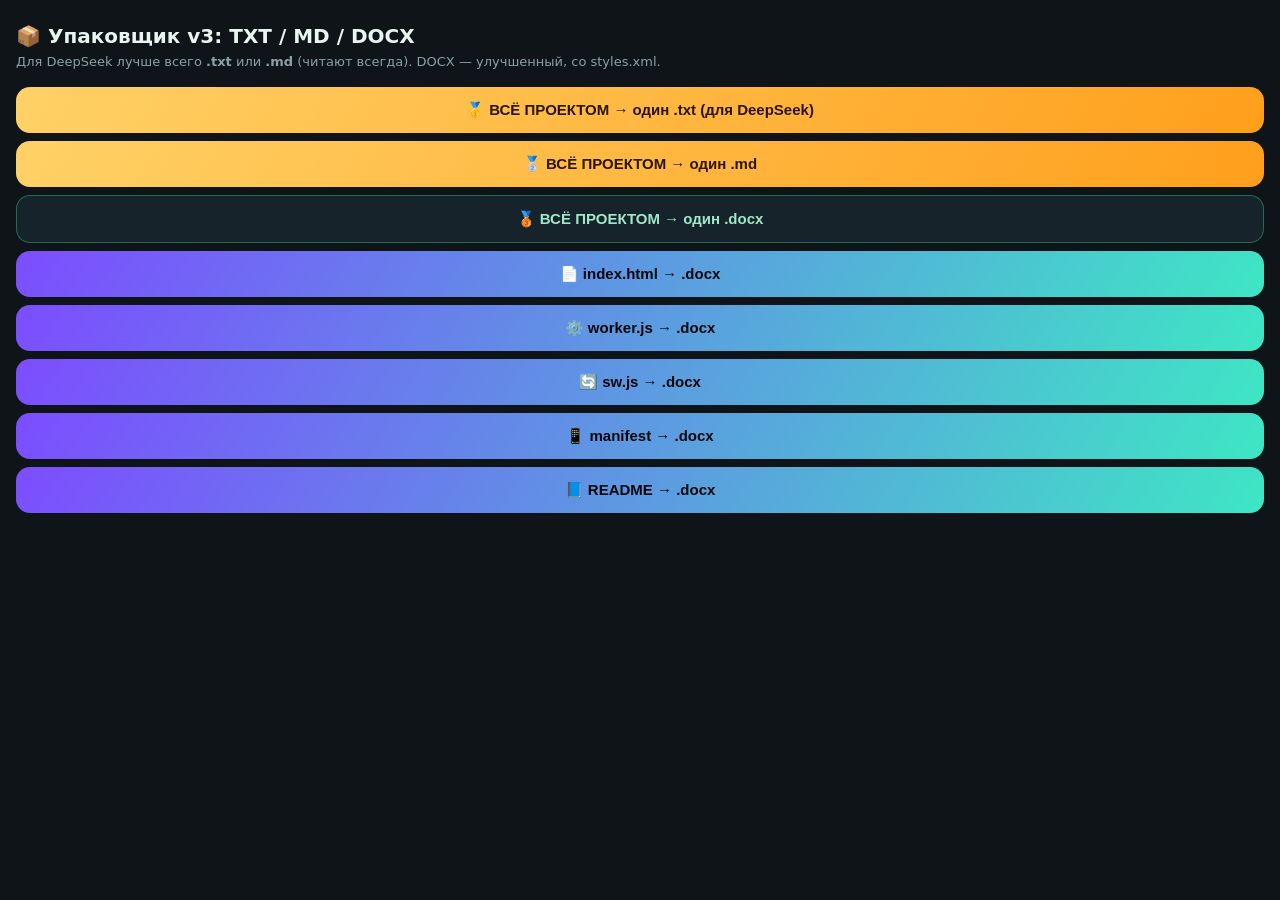
<file: docx-maker.html>
<!DOCTYPE html>
<html lang="ru">
<head>
<meta charset="UTF-8">
<meta name="viewport" content="width=device-width, initial-scale=1">
<title>Упаковщик v3 · ИИ-Маркетолог PRO</title>
<style>
body{font-family:system-ui,sans-serif;background:#0e1417;color:#e9f5ef;margin:0;padding:24px 16px}
h1{font-size:20px;margin:0 0 6px}p{color:#8aa0a8;font-size:13px;margin:0 0 18px}
button{display:block;width:100%;margin:8px 0;padding:14px;border:none;border-radius:14px;font-size:15px;font-weight:700;cursor:pointer;background:linear-gradient(120deg,#7c4dff,#3ee6c4);color:#04070a}
button.alt{background:#16232a;color:#9fe8c9;border:1px solid #2bffa855}
button.best{background:linear-gradient(120deg,#ffd166,#ff9f1c);color:#2b1500}
#log{margin-top:14px;font-size:12px;color:#77868f;white-space:pre-wrap}
</style>
</head>
<body>
<h1>📦 Упаковщик v3: TXT / MD / DOCX</h1>
<p>Для DeepSeek лучше всего <b>.txt</b> или <b>.md</b> (читают всегда). DOCX — улучшенный, со styles.xml.</p>
<button class="best" onclick="goAll('txt')">🥇 ВСЁ ПРОЕКТОМ → один .txt (для DeepSeek)</button>
<button class="best" onclick="goAll('md')">🥈 ВСЁ ПРОЕКТОМ → один .md</button>
<button class="alt" onclick="goAll('docx')">🥉 ВСЁ ПРОЕКТОМ → один .docx</button>
<button onclick="go('index.html','docx')">📄 index.html → .docx</button>
<button onclick="go('worker.js','docx')">⚙️ worker.js → .docx</button>
<button onclick="go('sw.js','docx')">🔄 sw.js → .docx</button>
<button onclick="go('manifest.webmanifest','docx')">📱 manifest → .docx</button>
<button onclick="go('README.md','docx')">📘 README → .docx</button>
<div id="log"></div>

<script type="text/plain" data-name="worker.js">
/* ============================================
   AI-PROXY v13.2 — единая AI-точка приложения
   1) Текст: Workers AI (Llama-4 → Mistral → Qwen3 → DeepSeek-R1)
             → OpenRouter free-пул (автоподбор + статический запас)
   2) Картинки: Flux → SDXL → Pollinations
   3) Защита: x-app-token / ?ping=
   ============================================ */
const OPENROUTER_KEY = '***REDACTED***'; // боевой ключ только в Cloudflare Worker
const APP_TOKEN      = 'market2026';
const SITE_REF       = 'https://dorinvest13-spec.github.io/';
const UA             = 'Mozilla/5.0 (Windows NT 10.0; Win64; x64) AppleWebKit/537.36 (KHTML, like Gecko) Chrome/126.0 Safari/537.36';
const SYSRU = 'Ты — профессиональный копирайтер. Отвечай только готовым текстом на русском, без комментариев.';

const WA_MODELS = [
  '@cf/meta/llama-4-scout-17b-16e-instruct',
  '@cf/mistralai/mistral-small-3.1-24b-instruct',
  '@cf/qwen/qwen3-30b-a3b-fp8',
  '@cf/deepseek-ai/deepseek-r1-distill-qwen-32b'
];
const WA_IMG = [
  '@cf/black-forest-labs/flux-1-schnell',
  '@cf/stabilityai/stable-diffusion-xl'
];
const OR_STATIC = [
  'liquid/lfm-2.5-2.6b:free',
  'deepseek/deepseek-chat:free',
  'qwen/qwen3-30b-a3b:free'
];

const H = {
  'content-type': 'application/json',
  'Access-Control-Allow-Origin': '*',
  'Access-Control-Allow-Headers': 'content-type,x-app-token',
  'Access-Control-Allow-Methods': 'POST,GET,OPTIONS'
};
const J = (o, s = 200) => new Response(JSON.stringify(o), { status: s, headers: H });

let MCACHE = null, MCACHE_T = 0;
async function orModels() {
  if (MCACHE && Date.now() - MCACHE_T < 6 * 3600 * 1000 && MCACHE.length) return MCACHE;
  try {
    const r = await fetch('https://openrouter.ai/api/v1/models');
    if (r.ok) {
      const d = await r.json();
      const list = (d.data || []).filter(m => {
        const p = m.pricing || {};
        return String(p.prompt) === '0' && String(p.completion) === '0';
      }).map(m => m.id);
      const score = id => {
        const l = id.toLowerCase();
        let s = 9;
        if (l.includes('deepseek')) s = 0;
        else if (l.includes('qwen')) s = 1;
        else if (l.includes('llama')) s = 2;
        else if (l.includes('glm')) s = 3;
        else if (l.includes('mistral')) s = 4;
        else if (l.includes('gemma') && l.includes('it')) s = 5;
        else if (l.includes('gemini')) s = 6;
        else if (l.includes('cohere') || l.includes('command')) s = 7;
        else if (l.includes('phi')) s = 8;
        if (l.includes('code') || l.includes('coder')) s += 6;
        if (l.includes('lyria') || l.includes('audio') || l.includes('image') || l.includes('dots') || l.includes('note')) s += 9;
        if (l.includes('reasoning') || l.includes('think')) s += 3;
        return s;
      };
      list.sort((a, b) => score(a) - score(b) || a.localeCompare(b));
      if (list.length) { MCACHE = list.slice(0, 6); MCACHE_T = Date.now(); }
    }
  } catch (e) {}
  if (!MCACHE || !MCACHE.length) MCACHE = OR_STATIC.slice();
  return MCACHE;
}

let LAST_ERRS = [];

export default {
  async fetch(req, env) {
    if (req.method === 'OPTIONS') return new Response(null, { headers: H });
    const url = new URL(req.url);

    if (req.method === 'GET') {
      if (url.searchParams.get('ping') !== APP_TOKEN) return J({ error: '403 forbidden' }, 403);
      try {
        const r = await anyModel(env, 'Скажи одно слово: ОК', SYSRU, 0.3);
        return J({ ok: true, provider: r.model, sample: r.text.slice(0, 40), backend: r.backend, img: !!env.AI, wa_log: LAST_ERRS.slice(0, 4) });
      } catch (e) {
        return J({ ok: false, error: String(e.message || e), wa_log: LAST_ERRS.slice(0, 4) }, 502);
      }
    }

    if (req.headers.get('x-app-token') !== APP_TOKEN) return J({ error: '403 forbidden' }, 403);
    try {
      const b = await req.json();
      if (b.action === 'image') {
        const p = String(b.prompt || '').slice(0, 800);
        const r = await genImage(env, p);
        return J({ image: r.image, provider: r.provider });
      }
      const r = await anyModel(env, b.prompt, b.system || SYSRU, b.kind === 'creative' ? 0.9 : 0.5);
      return J({ text: r.text, provider: r.model, backend: r.backend });
    } catch (e) {
      return J({ error: String(e.message || e) }, 502);
    }
  }
};

async function genImage(env, prompt) {
  if (env.AI) {
    for (const m of WA_IMG) {
      try {
        const r = await env.AI.run(m, { prompt });
        if (r && r.image) return { image: 'data:image/png;base64,' + r.image, provider: m.replace('@cf/', '') };
      } catch (e) {}
    }
  }
  return {
    image: 'https://image.pollinations.ai/prompt/' + encodeURIComponent(prompt) + '?width=1024&height=1024&nologo=true&seed=' + (Date.now() % 1000000),
    provider: 'pollinations-img'
  };
}

async function anyModel(env, prompt, system, temp) {
  const errs = [];
  if (env.AI) {
    for (const model of WA_MODELS) {
      try {
        const d = await env.AI.run(model, {
          messages: [
            { role: 'system', content: system },
            { role: 'user', content: prompt }
          ],
          temperature: temp,
          max_tokens: 2500
        });
        const raw = String(d?.response || d?.result || '');
        const t = raw.replace(/<\/?think>/gi, '').trim();
        if (!t) throw new Error('empty');
        LAST_ERRS = errs.slice();
        return { text: t, model: model.replace('@cf/', ''), backend: 'workers-ai' };
      } catch (e) {
        errs.push('WA:' + model.replace('@cf/', '') + '→' + (e.message || e));
      }
    }
  } else {
    errs.push('WA:биндинг AI не добавлен');
  }
  LAST_ERRS = errs.slice();

  const list = await orModels();
  for (const model of list) {
    try {
      const r = await fetch('https://openrouter.ai/api/v1/chat/completions', {
        method: 'POST',
        headers: {
          'Content-Type': 'application/json',
          'Authorization': 'Bearer ' + OPENROUTER_KEY,
          'User-Agent': UA,
          'HTTP-Referer': SITE_REF,
          'X-Title': 'ИИ-Маркетолог PRO'
        },
        body: JSON.stringify({
          model,
          temperature: temp,
          max_tokens: 2500,
          messages: [
            { role: 'system', content: system },
            { role: 'user', content: prompt }
          ]
        })
      });
      if (!r.ok) {
        const b = await r.text().catch(() => '');
        throw new Error('http ' + r.status + ' ' + b.slice(0, 60));
      }
      const d = await r.json();
      let t = d?.choices?.[0]?.message?.content || '';
      t = String(t).replace(/<\/?think>/gi, '').trim();
      if (!t) throw new Error('empty');
      return { text: t, model, backend: 'openrouter' };
    } catch (e) {
      errs.push('OR:' + model.split('/').pop() + '→' + e.message);
    }
  }
  throw new Error(errs.join(' | ').slice(0, 600));
}
</script>

<script type="text/plain" data-name="manifest.webmanifest">
{
  "name": "ИИ-Маркетолог PRO",
  "short_name": "ИИ-Маркет",
  "description": "Генератор продающих постов и карточек товара на нейросетях",
  "lang": "ru",
  "start_url": "./index.html",
  "scope": "./",
  "display": "standalone",
  "orientation": "portrait",
  "background_color": "#04070a",
  "theme_color": "#04070a",
  "icons": [
    { "src": "icon.svg", "sizes": "any", "type": "image/svg+xml", "purpose": "any" }
  ]
}
</script>

<script type="text/plain" data-name="README.md">
# ИИ-Маркетолог PRO v9.7 — мобильный PWA-комплекс контент-маркетинга

## Назначение
Генерация продающих постов под 5 площадок (Telegram, Instagram, ВКонтакте, сайт, Яндекс Дзен)
+ сборка визуальных карточек товара (реальное фото клиента + AI-фон/ракурсы)
+ аналитика «Топ-10 товаров за неделю» + экспорт пакета к публикации (PNG/HTML/Web Share).

## Файлы
- index.html — всё приложение (разметка + стили + JS, один файл, без сборщиков и зависимостей)
- worker.js  — Cloudflare Worker: единая AI-точка (текст + изображения), защита токеном
- sw.js      — service worker: офлайн-резерв и обновления (network-first для навигации)
- manifest.webmanifest, icon.svg — PWA-установка

## Архитектура
Телефон (РФ) → GitHub Pages (index.html)
  → POST/GET https://giga-proxy.dorinvest13.workers.dev (x-app-token: market2026)
      → 1) Cloudflare Workers AI: текст (llama-4-scout → mistral-small-3.1 → qwen3-30b → deepseek-r1-distill)
                                 картинки (flux-1-schnell → stable-diffusion-xl)
      → 2) OpenRouter free-пул (автоподбор по pricing=0 + статический запас) — резерв текста
      → 3) image.pollinations.ai — резерв картинки (часто 404, считается мертвым)

## Контракты Worker API
GET  /?ping=<APP_TOKEN>  → {ok, provider, sample, backend: workers-ai|openrouter, img, wa_log}
POST /  x-app-token:<APP_TOKEN> {prompt, system?, kind?}  → {text, provider, backend}
POST /  x-app-token:<APP_TOKEN> {action:'image', prompt}  → {image: dataURL|url, provider}
Ошибки: 403 (нет токена), 502 (все бэкенды упали; текст ошибки = журнал попыток)

## Ключевые механизмы index.html
- Цех (wizard 01–06): площадка/тема → фото товара (1–3) → AI-арт-директор (LLM возвращает JSON-план:
  bg/headline/badge/variants[layout,scale,ox,oy,rot]) → canvas-рендер N вариантов (превью 460px, экспорт под размер площадки)
- multiply-склейка: если фото товара на белом фоне (авто-детект по средней яркости 24×24 > 225),
  белый становится прозрачным поверх AI-сцены + контактная тень (радиальный градиент)
- Кампания: последовательная генерация текстов под 5 площадок с чип-прогрессом, результаты в историю + localStorage
- A/B-пакеты подачи, переключатель пакетов, пер-ячейковая регенерация фона/ракурса
- История: localStorage aim7-hist (до 30 записей), тизеры 5 шт в обеих вкладках, экспорт JSON
- Экспорт: PNG под размер площадки (TG 1280², Insta 1080×1350, VK 1200², site 1600×900, Dzen 1200×800),
  мини-сайт HTML (текст вперемешку с img), Web Share API (files+text), копирование текста
- Хранение: aim7-* ключи (hist, tpl, ana, th, worker, wtoken, week, camp, wtopic, whead, wbadge)

## Известные ограничения среды (РФ, ноябрь 2026)
- workers.dev блокируется провайдерами РФ → основной вход: custom domain на Cloudflare (ai.dva-ai.ru, зона dva-ai.ru)
- OpenRouter/DeepSeek/GigaChat напрямую из РФ недоступны или требуют ключей; вызовы идут сервер-сервер с эджа Cloudflare
- Pollinations text/image анонимно отключён (404) — оставлен как последний резерв с таймаутом 25 c
- Instagram публикация без Meta API невозможна; Дзен без публичного API — только ручной перенос

## Версии
v8.x — генератор+кампания+карточки+топ; v9.0–9.6 — Цех, multiply, история, аудит-фиксы; v9.7 — финальный аудит (12 фиксов)
</script>

<script>
const log=m=>{document.getElementById('log').textContent+=m+'\n'};
const EMBED={};
document.querySelectorAll('script[type="text/plain"]').forEach(s=>{EMBED[s.dataset.name]=s.textContent.replace(/^\n/,'')});
const CRC_T=(()=>{const t=new Uint32Array(256);for(let n=0;n<256;n++){let c=n;for(let k=0;k<8;k++)c=c&1?0xEDB88320^(c>>>1):c>>>1;t[n]=c}return t})();
const crc32=b=>{let c=0xFFFFFFFF;for(let i=0;i<b.length;i++)c=CRC_T[(c^b[i])&255]^(c>>>8);return(c^0xFFFFFFFF)>>>0};
function zipStore(entries){
 const enc=new TextEncoder();const parts=[];const locs=[];let offset=0;
 for(const e of entries){
  const name=enc.encode(e.name),data=e.data,crc=crc32(data);
  const lh=new DataView(new ArrayBuffer(30));
  lh.setUint32(0,0x04034b50,true);lh.setUint16(4,20,true);lh.setUint16(6,0,true);lh.setUint16(8,0,true);
  lh.setUint16(10,0x0821,true);lh.setUint16(12,0x5A85,true);lh.setUint32(14,crc,true);
  lh.setUint32(18,data.length,true);lh.setUint32(22,data.length,true);lh.setUint16(26,name.length,true);lh.setUint16(28,0,true);
  parts.push(new Uint8Array(lh.buffer),name,data);
  locs.push({name,crc,size:data.length,offset});offset+=30+name.length+data.length;
 }
 const cdStart=offset;
 for(const l of locs){
  const name=enc.encode(l.name);
  const ch=new DataView(new ArrayBuffer(46));
  ch.setUint32(0,0x02014b50,true);ch.setUint16(4,20,true);ch.setUint16(6,20,true);ch.setUint16(8,0,true);ch.setUint16(10,0,true);
  ch.setUint16(12,0x0821,true);ch.setUint16(14,0x5A85,true);ch.setUint32(16,l.crc,true);ch.setUint32(20,l.size,true);ch.setUint32(24,l.size,true);
  ch.setUint16(28,name.length,true);ch.setUint16(30,0,true);ch.setUint16(32,0,true);ch.setUint16(34,0,true);ch.setUint16(36,0,true);
  ch.setUint32(38,0,true);ch.setUint32(42,l.offset,true);
  parts.push(new Uint8Array(ch.buffer),name);offset+=46+name.length;
 }
 const eo=new DataView(new ArrayBuffer(22));
 eo.setUint32(0,0x06054b50,true);eo.setUint16(4,0,true);eo.setUint16(6,0,true);
 eo.setUint16(8,locs.length,true);eo.setUint16(10,locs.length,true);
 eo.setUint32(12,offset-cdStart,true);eo.setUint32(16,cdStart,true);eo.setUint16(20,0,true);
 parts.push(new Uint8Array(eo.buffer));
 return new Blob(parts,{type:'application/vnd.openxmlformats-officedocument.wordprocessingml.document'});
}
const escXml=s=>s.replace(/&/g,'&amp;').replace(/</g,'&lt;').replace(/>/g,'&gt;');
function docxBlob(text){
 const paras=text.split(/\r?\n/).map(line=>'<w:p><w:r><w:rPr><w:rFonts w:ascii="Consolas" w:hAnsi="Consolas"/><w:sz w:val="16"/></w:rPr><w:t xml:space="preserve">'+escXml(line)+'</w:t></w:r></w:p>').join('');
 const doc='<?xml version="1.0" encoding="UTF-8" standalone="yes"?><w:document xmlns:w="http://schemas.openxmlformats.org/wordprocessingml/2006/main"><w:body>'+paras+'<w:sectPr><w:pgSz w:w="11906" w:h="16838"/></w:sectPr></w:body></w:document>';
 const styles='<?xml version="1.0" encoding="UTF-8" standalone="yes"?><w:styles xmlns:w="http://schemas.openxmlformats.org/wordprocessingml/2006/main"><w:docDefaults><w:rPrDefault><w:rPr><w:rFonts w:ascii="Consolas" w:hAnsi="Consolas"/><w:sz w:val="16"/></w:rPr></w:rPrDefault></w:docDefaults><w:style w:type="paragraph" w:default="1" w:styleId="Normal"><w:name w:val="Normal"/></w:style></w:styles>';
 const ct='<?xml version="1.0" encoding="UTF-8" standalone="yes"?><Types xmlns="http://schemas.openxmlformats.org/package/2006/content-types"><Default Extension="rels" ContentType="application/vnd.openxmlformats-package.relationships+xml"/><Default Extension="xml" ContentType="application/xml"/><Override PartName="/word/document.xml" ContentType="application/vnd.openxmlformats-officedocument.wordprocessingml.document.main+xml"/><Override PartName="/word/styles.xml" ContentType="application/vnd.openxmlformats-officedocument.wordprocessingml.styles+xml"/></Types>';
 const rels='<?xml version="1.0" encoding="UTF-8" standalone="yes"?><Relationships xmlns="http://schemas.openxmlformats.org/package/2006/relationships"><Relationship Id="rId1" Type="http://schemas.openxmlformats.org/officeDocument/2006/relationships/officeDocument" Target="word/document.xml"/></Relationships>';
 const drels='<?xml version="1.0" encoding="UTF-8" standalone="yes"?><Relationships xmlns="http://schemas.openxmlformats.org/package/2006/relationships"><Relationship Id="rId1" Type="http://schemas.openxmlformats.org/officeDocument/2006/relationships/styles" Target="styles.xml"/></Relationships>';
 const enc=new TextEncoder();
 return zipStore([
  {name:'[Content_Types].xml',data:enc.encode(ct)},
  {name:'_rels/.rels',data:enc.encode(rels)},
  {name:'word/document.xml',data:enc.encode(doc)},
  {name:'word/styles.xml',data:enc.encode(styles)},
  {name:'word/_rels/document.xml.rels',data:enc.encode(drels)}
 ]);
}
function save(blob,name){const a=document.createElement('a');a.href=URL.createObjectURL(blob);a.download=name;a.click();setTimeout(()=>URL.revokeObjectURL(a.href),4000)}
async function grab(f){
 try{const r=await fetch('./'+f,{cache:'no-store'});if(r.ok)return await r.text()}catch(e){}
 if(EMBED[f]){log('ℹ️ '+f+' — встроенная копия');return EMBED[f]}
 throw new Error(f+' → не найден');
}
async function go(f,fmt){try{log('⏳ '+f+'…');const t=await grab(f);
 if(fmt==='docx')save(docxBlob(t),f.replace(/\.[^.]+$/,'')+'.docx');
 else if(fmt==='md')save(new Blob([t],{type:'text/markdown'}),f+'.md');
 else save(new Blob([t],{type:'text/plain'}),f+'.txt');
 log('✅ '+f+' → '+fmt)}catch(e){log('❌ '+e.message)}}
async function goAll(fmt){try{
 log('⏳ собираю весь проект ('+fmt+')…');
 const list=['README.md','worker.js','sw.js','manifest.webmanifest','index.html'];
 let out='',miss=[];
 for(const f of list){try{out+='\n\n========== ФАЙЛ: '+f+' ==========\n\n'+await grab(f)}catch(e){miss.push(f)}}
 if(miss.length)log('⚠️ не найдены: '+miss.join(', '));
 const name='AI-Marketing-PRO-v9.7-full.'+fmt;
 if(fmt==='docx')save(docxBlob(out),name);
 else if(fmt==='md')save(new Blob([out],{type:'text/markdown'}),name);
 else save(new Blob([out],{type:'text/plain'}),name);
 log('✅ '+name+' скачан'+(miss.length?' (без: '+miss.join(', ')+')':' — все 5 файлов внутри'))
}catch(e){log('❌ '+e.message)}}
</script>
</body>
</html>
</file>
